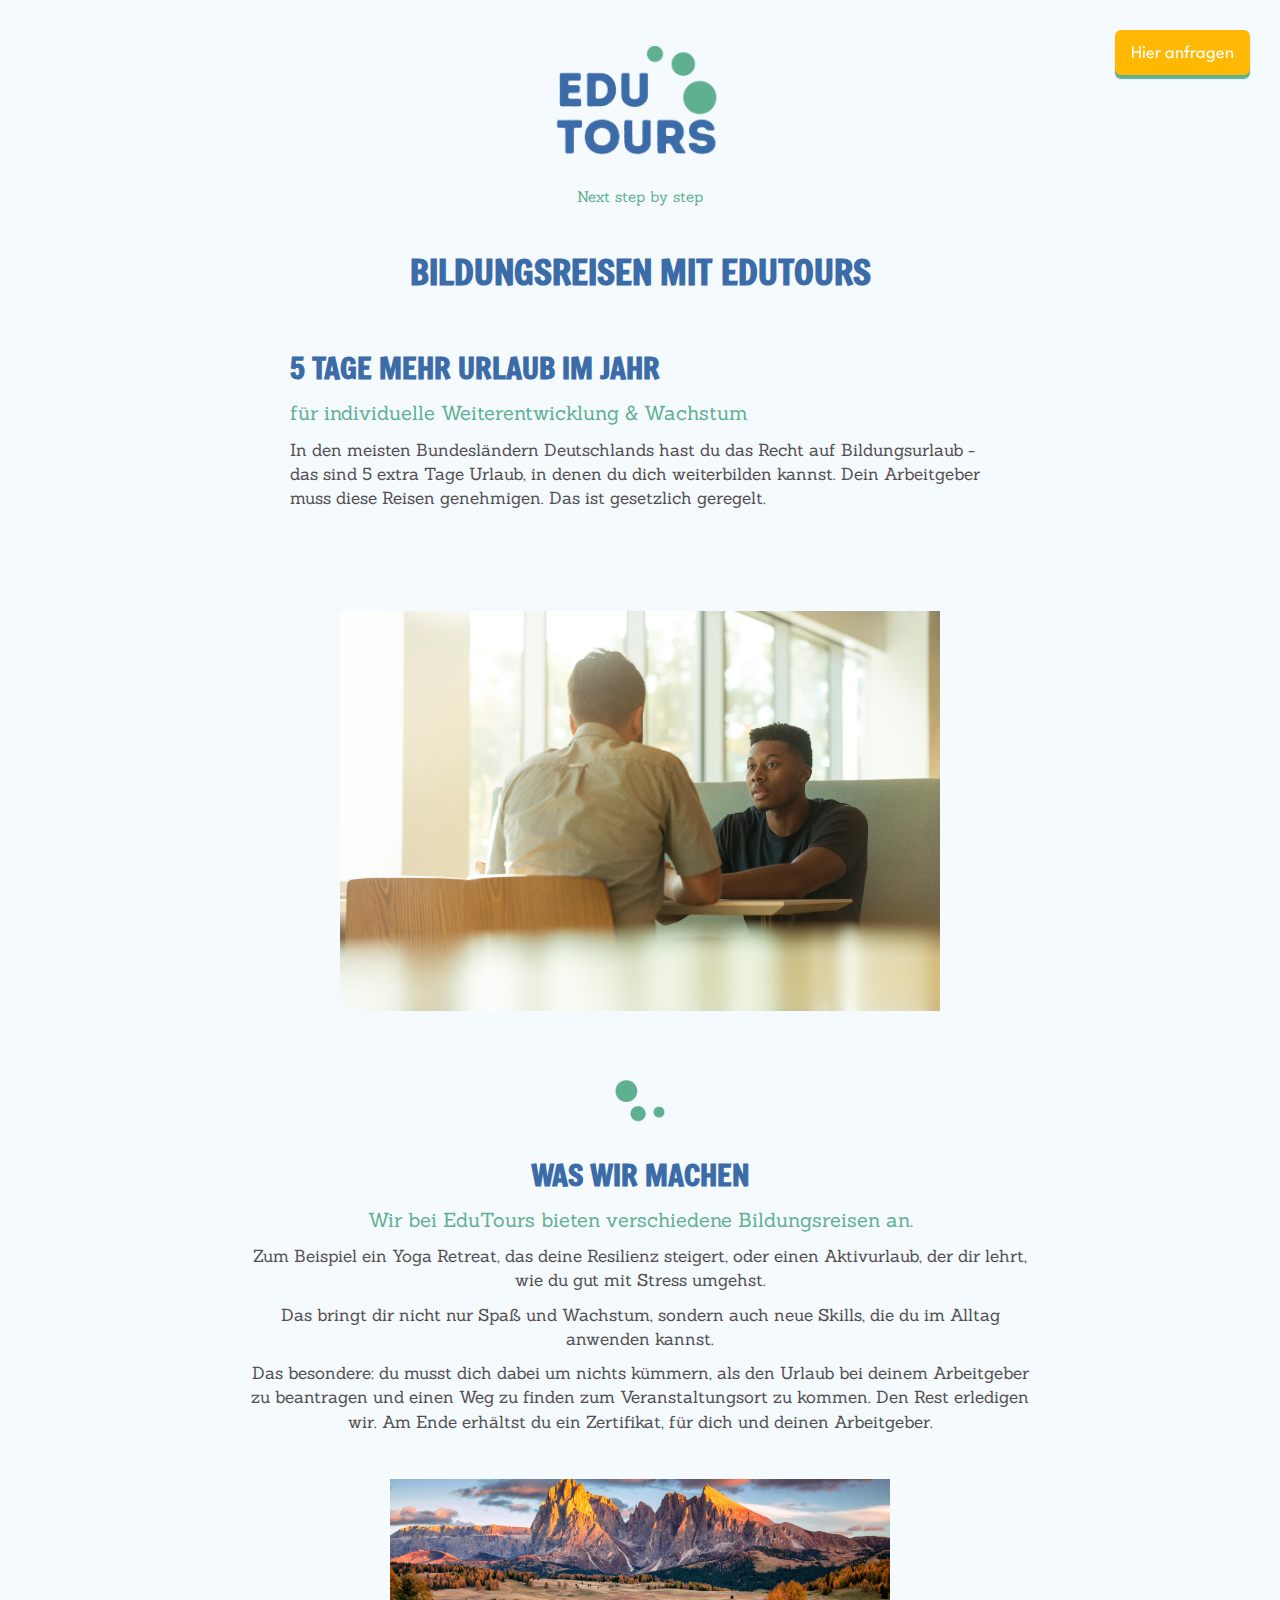
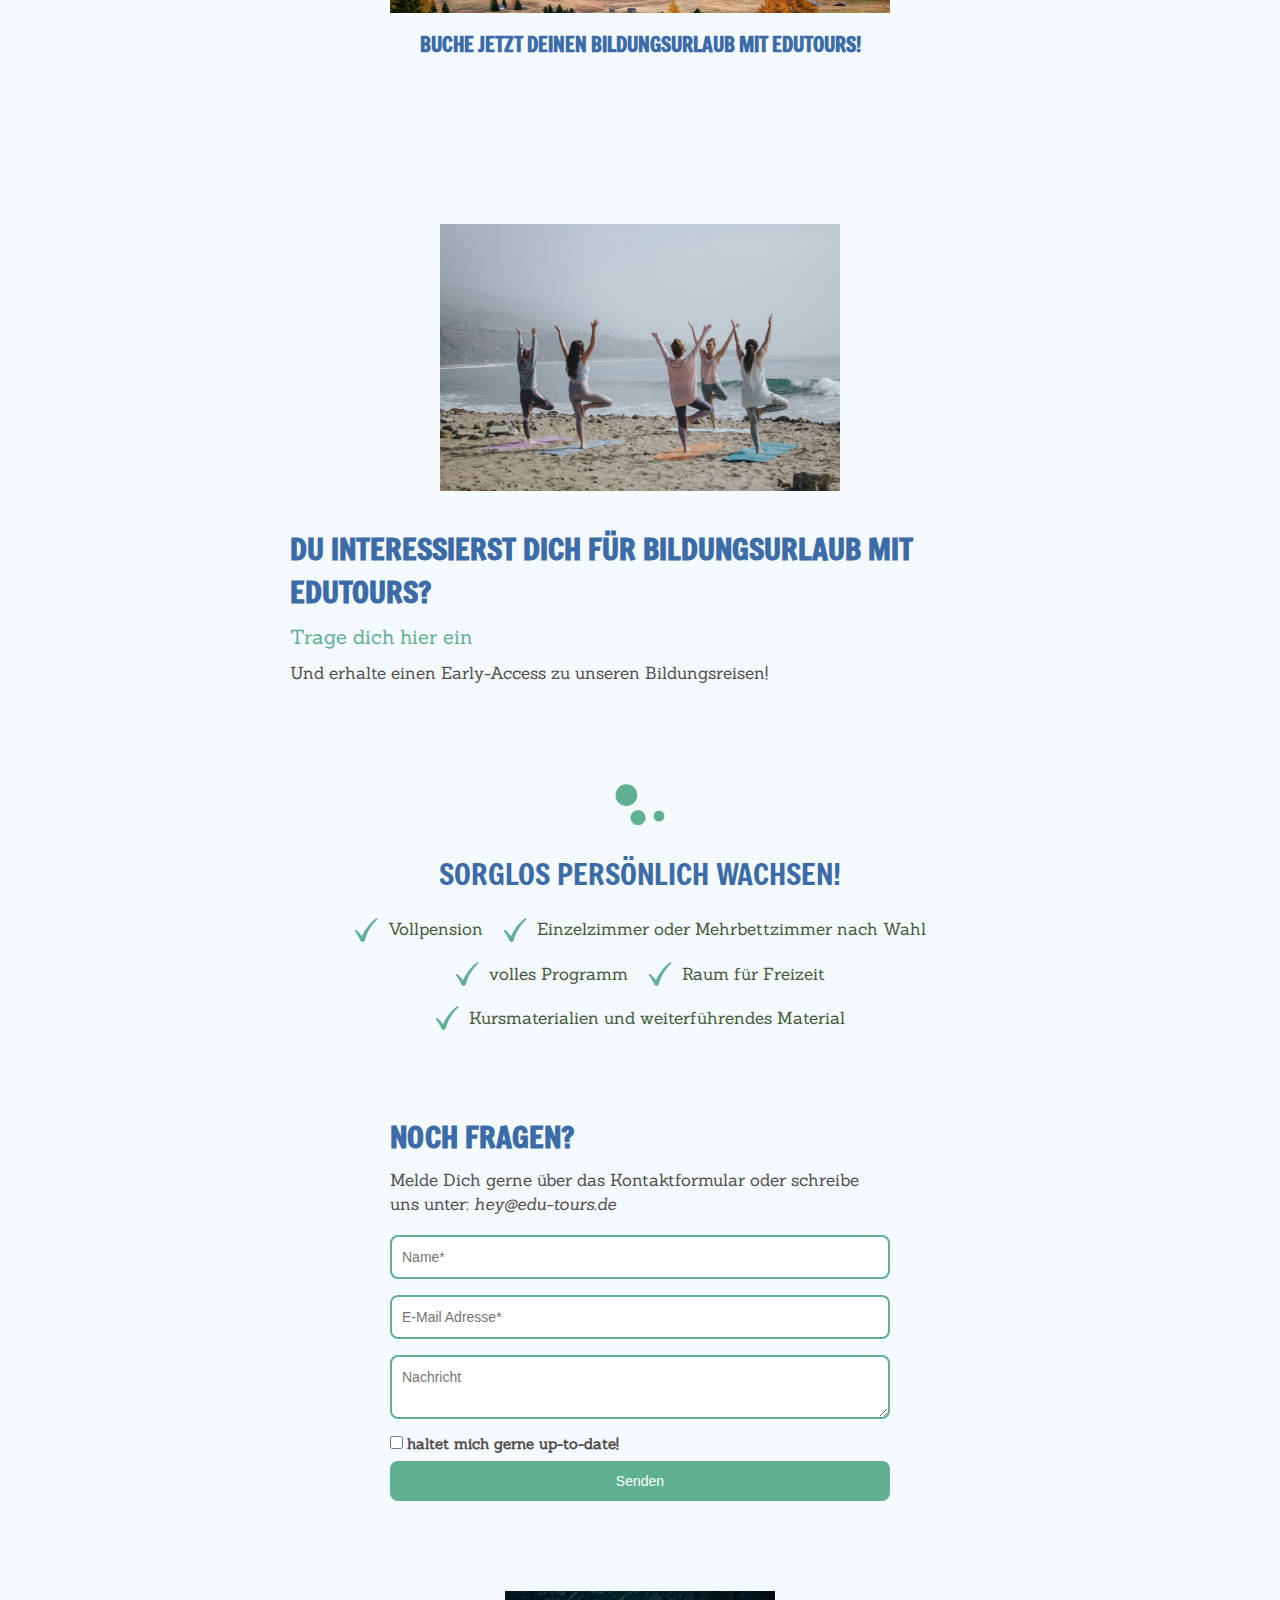
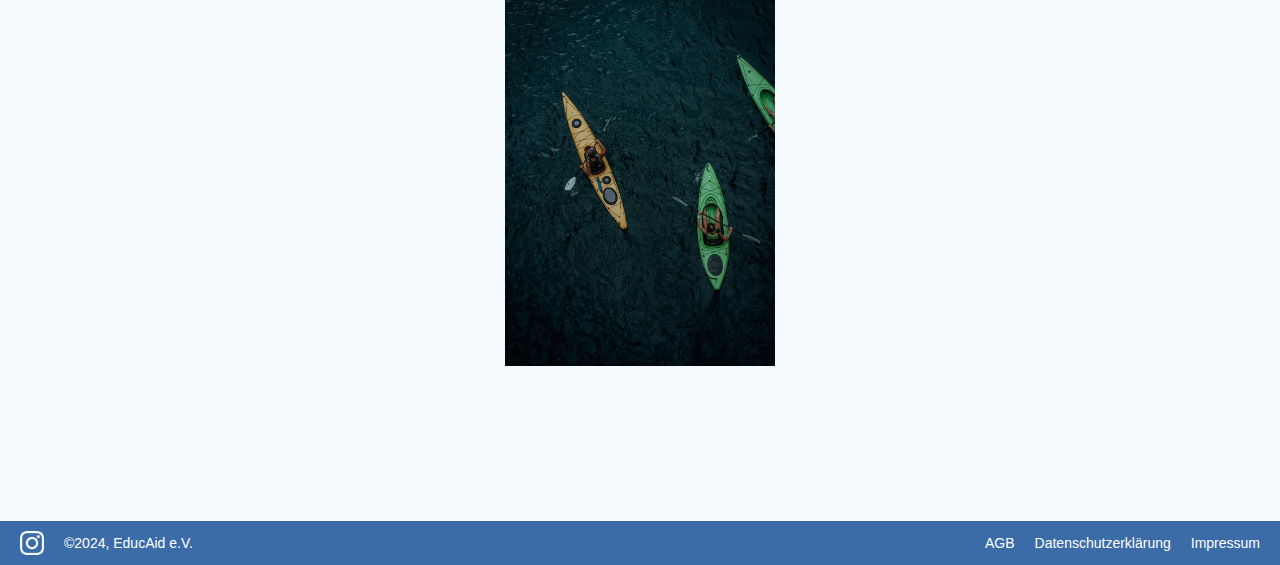
<file: index.html>
<!DOCTYPE html>
<html lang="en">
<head>
  <meta charset="UTF-8">
  <meta name="viewport" content="width=device-width, initial-scale=1.0">
  <meta http-equiv="Content-Type" content="text/html; charset=UTF-8">
  <title>EduTours</title>
  <meta name="description" content="EduTours - 5 mehr urlaubstage im jahr jahr für die individuelle Entwicklung und das Wachstum." property="description">
  <meta name="keywords" content="edutours, education leave, certification, germany, deutschland, landing page, signup, product page, startup, github" property="keywords">
  <meta name="viewport" content="width=device-width, initial-scale=1" property="viewport">
  <meta name="og:title" content="EduTours" property="og:title">
  <meta name="og:description" content="EduTours - 5 mehr urlaubstage im jahr jahr für die individuelle Entwicklung und das Wachstum." property="og:description">
  <meta name="og:image" content="" property="og:image">
  <link rel="icon" href="favicon-dots.ico">
  <link type="text/css" rel="stylesheet" href="./res/bootstrap.min.css">
  <link type="text/css" rel="stylesheet" href="res/styles.css">
  <link rel="stylesheet" href="https://cdnjs.cloudflare.com/ajax/libs/font-awesome/4.7.0/css/font-awesome.min.css">
  <link href='https://fonts.googleapis.com/css?family=League Spartan' rel='stylesheet'>
  <link href='https://fonts.googleapis.com/css?family=Sanchez' rel='stylesheet'>
  <link href='https://fonts.googleapis.com/css?family=Lobster' rel='stylesheet' type='text/css'>
  <link href='https://fonts.googleapis.com/css?family=Freeman' rel='stylesheet' type='text/css'>
</head>
<body style="margin: 0; padding: 0; display: flex; flex-direction: column; align-items: center; background-color: #F5FAFF; color: #46593d; ">
  <header style="width: 100%; padding: 10px 0; text-align: center; display: flex; justify-content: center; align-items: center; max-width: 200px;  height: auto; margin-bottom: 10px;">
    <img src="res/edutours-header.png" alt="EduTours Logo" style="text-align: center; height: auto; margin-top: 4vh;">
  </header>
  <p style="font-family: 'Sanchez'; font-size: 15px;color: #5EB090;">Next step by step</p>
  <p style="font-family: 'Freeman'; text-align: center; margin-top: 30px; margin-bottom: 20px;font-size: 35px; color:#3C6CA8"><strong>BILDUNGSREISEN MIT EDUTOURS</strong></p>

  <div class="button-container">
    <a href="#targetSection" id="toggleButton" class="button-29" role="button">Hier anfragen</a>
  </div>


  <div class="content" style="max-width: 1100px; padding-top: 1vh; margin: 20px; display: flex; flex-wrap: wrap; justify-content: space-between; align-items: center;">
    <div class="text-intro-section" style="flex: 1;">
      <p class="header-text"><strong>5 TAGE MEHR URLAUB IM JAHR</strong></p>
      <p class="sub-header-text">für individuelle Weiterentwicklung & Wachstum</p>
      <p class="paragraph-text">In den meisten Bundesländern Deutschlands hast du das Recht auf Bildungsurlaub - das sind 5 extra Tage Urlaub, in denen du dich weiterbilden kannst. Dein Arbeitgeber muss diese Reisen genehmigen. Das ist gesetzlich geregelt.</p>
    </div>
    <div class="image-intro-section" style="flex: 1;max-width: 600px;">
      <img src="res/discussion.avif" alt="Discussion between two people">
    </div>
  </div>

  <div class="about">
    <div style="align-items: center;">
      <img src="res/spacing-logo-2.png" alt="Spacing logo" style="max-width: 50px;margin: auto;margin-top: 5vh;">
    </div>
    <div class="text-about-section" style="text-align: center;max-width: 800px; ">
      <p class="header-text" style="margin-top: 3vh;"><strong>WAS WIR MACHEN</strong></p>
      <p class="sub-header-text">Wir bei EduTours bieten verschiedene Bildungsreisen an.</p>
      <p class="paragraph-text">Zum Beispiel ein Yoga Retreat, das deine Resilienz steigert, oder einen Aktivurlaub, der dir lehrt, wie du gut mit Stress umgehst.</p>
      <p class="paragraph-text">Das bringt dir nicht nur Spaß und Wachstum, sondern auch neue Skills, die du im Alltag anwenden kannst. </p>
      <p class="paragraph-text">Das besondere: du musst dich dabei um nichts kümmern, als den Urlaub bei deinem Arbeitgeber zu beantragen und einen Weg zu finden zum Veranstaltungsort zu kommen. Den Rest erledigen wir. Am Ende erhältst du ein Zertifikat, für dich und deinen Arbeitgeber.</p>
    </div>
    <div class="image-about-section" style="align-items: center;">
      <img src="res/dolomites.webp" alt="Nature">
    </div>
    <p class="header-text" style="font-size: 20px;margin-top: 2vh;text-align: center;"><strong>BUCHE JETZT DEINEN BILDUNGSURLAUB MIT EDUTOURS!</strong></p>
  </div>

  <div class="content" style="max-width: 1100px; padding-top: 5vh; margin: 20px; display: flex; flex-wrap: wrap; justify-content: space-between; align-items: center;">
    <div class="image-intro-section" style="flex: 1; max-width: 400px;">
      <img src="res/yoga.avif" alt="Yoga poses">
    </div>
    <div class="text-intro-section text-stacked-below-image" style="flex: 1;">
      <p class="header-text"><strong>DU INTERESSIERST DICH FÜR BILDUNGSURLAUB MIT EDUTOURS?</strong></p>
      <p class="sub-header-text">Trage dich hier ein</p>
      <p class="paragraph-text">Und erhalte einen Early-Access zu unseren Bildungsreisen!</p>
    </div>
  </div>

  <div class="tick-section">
    <div style="align-items: center;">
      <img src="res/spacing-logo-2.png" alt="Spacing logo" style="max-width: 50px;margin: auto;margin-top: 5vh;">
    </div>
    <h2 class="header-text" style="margin-top: 3vh;">SORGLOS PERSÖNLICH WACHSEN!</h2>
    <div class="tick-container">
      <div class="tick-item">
        <img src="res/tick.png" alt="Tick icon">
        <p class="paragraph-text">Vollpension</p>
      </div>
      <div class="tick-item">
        <img src="res/tick.png" alt="Tick icon">
        <p class="paragraph-text">Einzelzimmer oder Mehrbettzimmer nach Wahl</p>
      </div>
      <div class="tick-item">
        <img src="res/tick.png" alt="Tick icon">
        <p class="paragraph-text">volles Programm</p>
      </div>
      <div class="tick-item">
        <img src="res/tick.png" alt="Tick icon">
        <p class="paragraph-text">Raum für Freizeit</p>
      </div>
      <div class="tick-item">
        <img src="res/tick.png" alt="Tick icon">
        <p class="paragraph-text">Kursmaterialien und weiterführendes Material</p>
      </div>
    </div>
  </div>

  <div class="contact-section" style="max-width: 1100px; padding-bottom: 15vh;padding-top: 5vh; margin: 20px; display: flex; flex-wrap: wrap; justify-content: space-between; align-items: center;">
      
    <div id="targetSection" class="form-contact" style="flex: 1;">
      <p class="header-text"><strong>NOCH FRAGEN?</strong></p>
      <p class="paragraph-text">Melde Dich gerne über das Kontaktformular oder schreibe uns unter: <i>hey@edu-tours.de</i></p>
      <form name="gform" id="gform" action="https://docs.google.com/forms/d/e/1FAIpQLSfxW3c6vXs5Gvh-qh2Grp204lqPqBfobdWeiPLNQYdIlvmZGQ/formResponse?" method="POST" target="hidden_iframe" onsubmit="submitted=true;">
        <input type="text" name="entry.1207354318" placeholder="Name*" class="custom-input" required>
        <input type="email" name="entry.1916840217" placeholder="E-Mail Adresse*" class="custom-input" required>
        <textarea name="entry.2034604163" placeholder="Nachricht" class="custom-input"></textarea>
        <div class="checkbox-container">
          <input type="checkbox" name="entry.1331320721" id="newsletter" class="custom-checkbox" value="Yes">
          <label for="newsletter" class="paragraph-text" style="font-size: 15px; margin-bottom: 7px;">haltet mich gerne up-to-date!</label>
        </div>
        <button type="submit" class="custom-button">Senden</button>
      </form>
      <iframe name="hidden_iframe" id="hidden_iframe" style="display:none;" onload="if(submitted) {}"></iframe>
    </div>
    <div class="image-contact" style="flex: 1;">
      <img src="res/kayak.avif" alt="Kayaking" style="max-width: 100%; height: auto;max-width: 270px;">
    </div>
  </div>

  <footer class="footer">
    <div class="footer-content">
        <div class="left-content">
          <a href="https://www.instagram.com/edutours_de/" target="_blank">
            <img src="res/instagram-white-icon.webp" alt="Instagram" class="instagram-logo">
        </a>
            <span>©2024, EducAid e.V.</span>
        </div>
        <div class="footer-links">
            <a href="agb.html">AGB</a>
            <a href="datenschutz.html">Datenschutzerklärung</a>
            <a href="impressum.html">Impressum</a>
        </div>
    </div>
</footer>

<script src="https://ajax.googleapis.com/ajax/libs/jquery/3.6.0/jquery.min.js"></script>
<script type="text/javascript">
  $(document).ready(function() {
      var formSubmitted = false;

      $('#gform').on('submit', function(e) {
          if (!formSubmitted) {
              e.preventDefault(); 
              $('#gform').fadeOut(2000, function() {
                  if ($('#submission-message').length === 0) {
                      $(this).after('<div id="submission-message" style="color: #5EB090; margin-top: 20px;text-align: left;font-family: \'League Spartan\';font-size: 20px;"><b>Vielen Dank für Ihre Nachricht!</b></div>');
                  }
                  formSubmitted = true; 
                  $('#gform').trigger('submit'); 
              });
          }
      });
  });
</script>

</body>
</html>
</file>
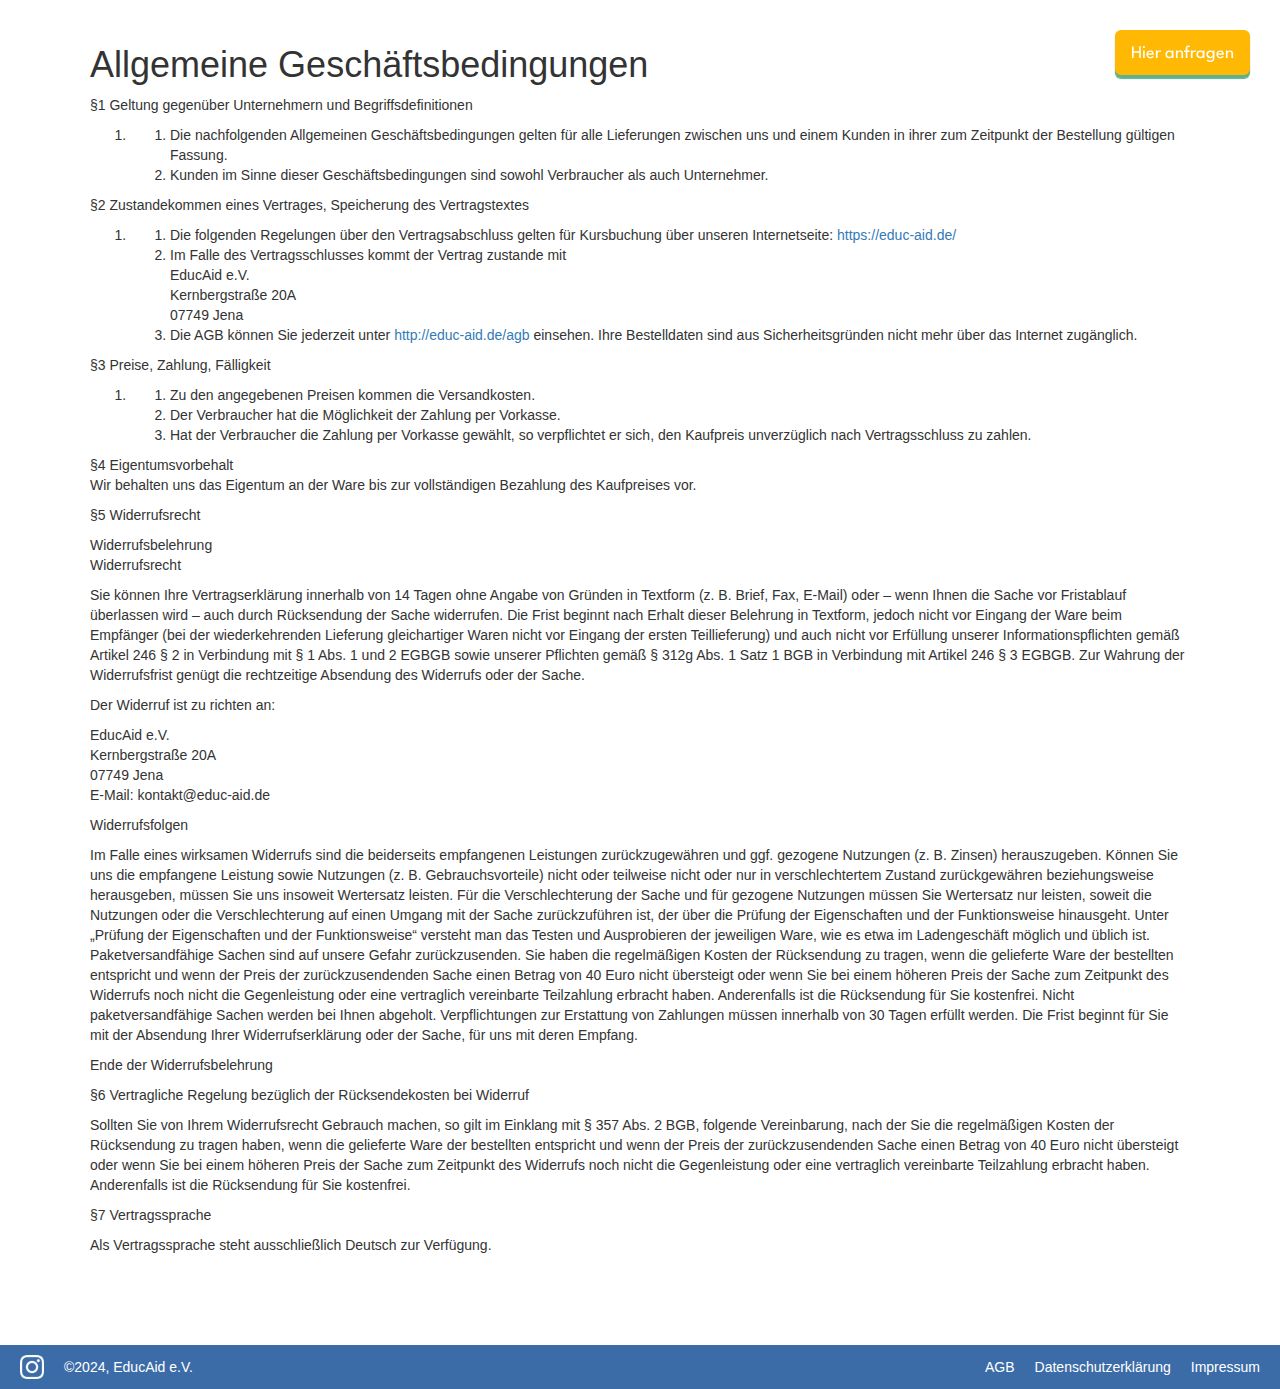
<file: agb.html>
<!DOCTYPE html>
<html lang="en">
   <head>
      <meta charset="UTF-8">
      <meta name="viewport" content="width=device-width, initial-scale=1.0">
      <meta http-equiv="Content-Type" content="text/html; charset=UTF-8">
      <title>AGB</title>
      <meta name="description" content="EduTours offers tailored trips and certification for education leave in Germany." property="description">
      <meta name="keywords" content="edutours, education leave, certification, germany, deutschland, landing page, signup, product page, startup, github" property="keywords">
      <meta name="viewport" content="width=device-width, initial-scale=1" property="viewport">
      <meta name="og:title" content="EduTours" property="og:title">
      <meta name="og:description" content="EduTours offers tailored trips and certification for education leave in Germany." property="og:description">
      <meta name="og:image" content="" property="og:image">
      <link rel="icon" href="favicon.ico">
      <link type="text/css" rel="stylesheet" href="./res/bootstrap.min.css">
      <link type="text/css" rel="stylesheet" href="./res/styles.css">
      <link rel="stylesheet" href="https://cdnjs.cloudflare.com/ajax/libs/font-awesome/4.7.0/css/font-awesome.min.css">
      <link href='https://fonts.googleapis.com/css?family=League Spartan' rel='stylesheet'>
      <link href='https://fonts.googleapis.com/css?family=Sanchez' rel='stylesheet'>
      <link href='https://fonts.googleapis.com/css?family=Lobster' rel='stylesheet' type='text/css'>
      <link href='https://fonts.googleapis.com/css?family=Freeman' rel='stylesheet' type='text/css'>
   </head>
   <body>
    <div class="button-container">
        <a href="index.html#targetSection" id="toggleButton" class="button-29" role="button">Hier anfragen</a>
    </div>
    <div style="margin-left: 10vh; margin-right: 10vh; margin-top: 5vh; margin-bottom: 10vh;">
        <div>
           <div>
              <h1>Allgemeine Gesch&auml;ftsbedingungen</h1>
           </div>
        </div>
        <div>
           <div>
              <p>&sect;1 Geltung gegen&uuml;ber Unternehmern und Begriffsdefinitionen</p>
              <ol>
                 <li>
                    <ol>
                       <li>Die nachfolgenden Allgemeinen Gesch&auml;ftsbedingungen gelten f&uuml;r alle Lieferungen zwischen uns und einem Kunden in ihrer zum Zeitpunkt der Bestellung g&uuml;ltigen Fassung.</li>
                       <li>Kunden im Sinne dieser Gesch&auml;ftsbedingungen sind sowohl Verbraucher als auch Unternehmer.</li>
                    </ol>
                 </li>
              </ol>
              <p>&sect;2 Zustandekommen eines Vertrages, Speicherung des Vertragstextes</p>
              <ol>
                 <li>
                    <ol>
                       <li>Die folgenden Regelungen &uuml;ber den Vertragsabschluss gelten f&uuml;r Kursbuchung &uuml;ber unseren Internetseite:&nbsp;<a href="https://educ-aid.de/">https://educ-aid.de/</a></li>
                       <li>Im Falle des Vertragsschlusses kommt der Vertrag zustande mit<br/>EducAid e.V.<br/>Kernbergstra&szlig;e 20A<br/>07749 Jena</li>
                       <li>Die AGB k&ouml;nnen Sie jederzeit unter <a href="http://educ-aid.de/agb">http://educ-aid.de/agb</a> einsehen. Ihre Bestelldaten sind aus Sicherheitsgr&uuml;nden nicht mehr &uuml;ber das Internet zug&auml;nglich.</li>
                    </ol>
                 </li>
              </ol>
              <p>&sect;3 Preise, Zahlung, F&auml;lligkeit</p>
              <ol>
                 <li>
                    <ol>
                       <li>Zu den angegebenen Preisen kommen die Versandkosten.</li>
                       <li>Der Verbraucher hat die M&ouml;glichkeit der Zahlung per Vorkasse.</li>
                       <li>Hat der Verbraucher die Zahlung per Vorkasse gew&auml;hlt, so verpflichtet er sich, den Kaufpreis unverz&uuml;glich nach Vertragsschluss zu zahlen.</li>
                    </ol>
                 </li>
              </ol>
              <p>&sect;4 Eigentumsvorbehalt<br/>Wir behalten uns das Eigentum an der Ware bis zur vollst&auml;ndigen Bezahlung des Kaufpreises vor.</p>
              <p>&sect;5 Widerrufsrecht</p>
              <p>Widerrufsbelehrung<br/>Widerrufsrecht</p>
              <p>Sie k&ouml;nnen Ihre Vertragserkl&auml;rung innerhalb von 14 Tagen ohne Angabe von Gr&uuml;nden in Textform (z. B. Brief, Fax, E-Mail) oder &ndash; wenn Ihnen die Sache vor Fristablauf &uuml;berlassen wird &ndash; auch durch R&uuml;cksendung der Sache widerrufen. Die Frist beginnt nach Erhalt dieser Belehrung in Textform, jedoch nicht vor Eingang der Ware beim Empf&auml;nger (bei der wiederkehrenden Lieferung gleichartiger Waren nicht vor Eingang der ersten Teillieferung) und auch nicht vor Erf&uuml;llung unserer Informationspflichten gem&auml;&szlig; Artikel 246 &sect; 2 in Verbindung mit &sect; 1 Abs. 1 und 2 EGBGB sowie unserer Pflichten gem&auml;&szlig; &sect; 312g Abs. 1 Satz 1 BGB in Verbindung mit Artikel 246 &sect; 3 EGBGB. Zur Wahrung der Widerrufsfrist gen&uuml;gt die rechtzeitige Absendung des Widerrufs oder der Sache.</p>
              <p>Der Widerruf ist zu richten an:</p>
              <p>EducAid e.V.<br/>Kernbergstra&szlig;e 20A<br/>07749 Jena<br/>E-Mail: kontakt@educ-aid.de</p>
              <p>Widerrufsfolgen</p>
              <p>Im Falle eines wirksamen Widerrufs sind die beiderseits empfangenen Leistungen zur&uuml;ckzugew&auml;hren und ggf. gezogene Nutzungen (z. B. Zinsen) herauszugeben. K&ouml;nnen Sie uns die empfangene Leistung sowie Nutzungen (z. B. Gebrauchsvorteile) nicht oder teilweise nicht oder nur in verschlechtertem Zustand zur&uuml;ckgew&auml;hren beziehungsweise herausgeben, m&uuml;ssen Sie uns insoweit Wertersatz leisten. F&uuml;r die Verschlechterung der Sache und f&uuml;r gezogene Nutzungen m&uuml;ssen Sie Wertersatz nur leisten, soweit die Nutzungen oder die Verschlechterung auf einen Umgang mit der Sache zur&uuml;ckzuf&uuml;hren ist, der &uuml;ber die Pr&uuml;fung der Eigenschaften und der Funktionsweise hinausgeht. Unter &bdquo;Pr&uuml;fung der Eigenschaften und der Funktionsweise&ldquo; versteht man das Testen und Ausprobieren der jeweiligen Ware, wie es etwa im Ladengesch&auml;ft m&ouml;glich und &uuml;blich ist.<br/>Paketversandf&auml;hige Sachen sind auf unsere Gefahr zur&uuml;ckzusenden. Sie haben die regelm&auml;&szlig;igen Kosten der R&uuml;cksendung zu tragen, wenn die gelieferte Ware der bestellten entspricht und wenn der Preis der zur&uuml;ckzusendenden Sache einen Betrag von 40 Euro nicht &uuml;bersteigt oder wenn Sie bei einem h&ouml;heren Preis der Sache zum Zeitpunkt des Widerrufs noch nicht die Gegenleistung oder eine vertraglich vereinbarte Teilzahlung erbracht haben. Anderenfalls ist die R&uuml;cksendung f&uuml;r Sie kostenfrei. Nicht paketversandf&auml;hige Sachen werden bei Ihnen abgeholt. Verpflichtungen zur Erstattung von Zahlungen m&uuml;ssen innerhalb von 30 Tagen erf&uuml;llt werden. Die Frist beginnt f&uuml;r Sie mit der Absendung Ihrer Widerrufserkl&auml;rung oder der Sache, f&uuml;r uns mit deren Empfang.</p>
              <p>Ende der Widerrufsbelehrung</p>
              <p>&sect;6 Vertragliche Regelung bez&uuml;glich der R&uuml;cksendekosten bei Widerruf</p>
              <p>Sollten Sie von Ihrem Widerrufsrecht Gebrauch machen, so gilt im Einklang mit &sect; 357 Abs. 2 BGB, folgende Vereinbarung, nach der Sie die regelm&auml;&szlig;igen Kosten der R&uuml;cksendung zu tragen haben, wenn die gelieferte Ware der bestellten entspricht und wenn der Preis der zur&uuml;ckzusendenden Sache einen Betrag von 40 Euro nicht &uuml;bersteigt oder wenn Sie bei einem h&ouml;heren Preis der Sache zum Zeitpunkt des Widerrufs noch nicht die Gegenleistung oder eine vertraglich vereinbarte Teilzahlung erbracht haben.<br/>Anderenfalls ist die R&uuml;cksendung f&uuml;r Sie kostenfrei.</p>
              <p>&sect;7 Vertragssprache</p>
              <p>Als Vertragssprache steht ausschlie&szlig;lich Deutsch zur Verf&uuml;gung.</p>
              <p></p>
              <p></p>
           </div>
        </div>
    </div>

    <footer class="footer">
        <div class="footer-content">
            <div class="left-content">
              <a href="https://www.instagram.com/edutours_de/" target="_blank">
                <img src="res/instagram-white-icon.webp" alt="Instagram" class="instagram-logo">
            </a>
                <span>©2024, EducAid e.V.</span>
            </div>
            <div class="footer-links">
                <a href="agb.html">AGB</a>
                <a href="datenschutz.html">Datenschutzerklärung</a>
                <a href="impressum.html">Impressum</a>
            </div>
        </div>
    </footer>
   </body>
</html>
</file>
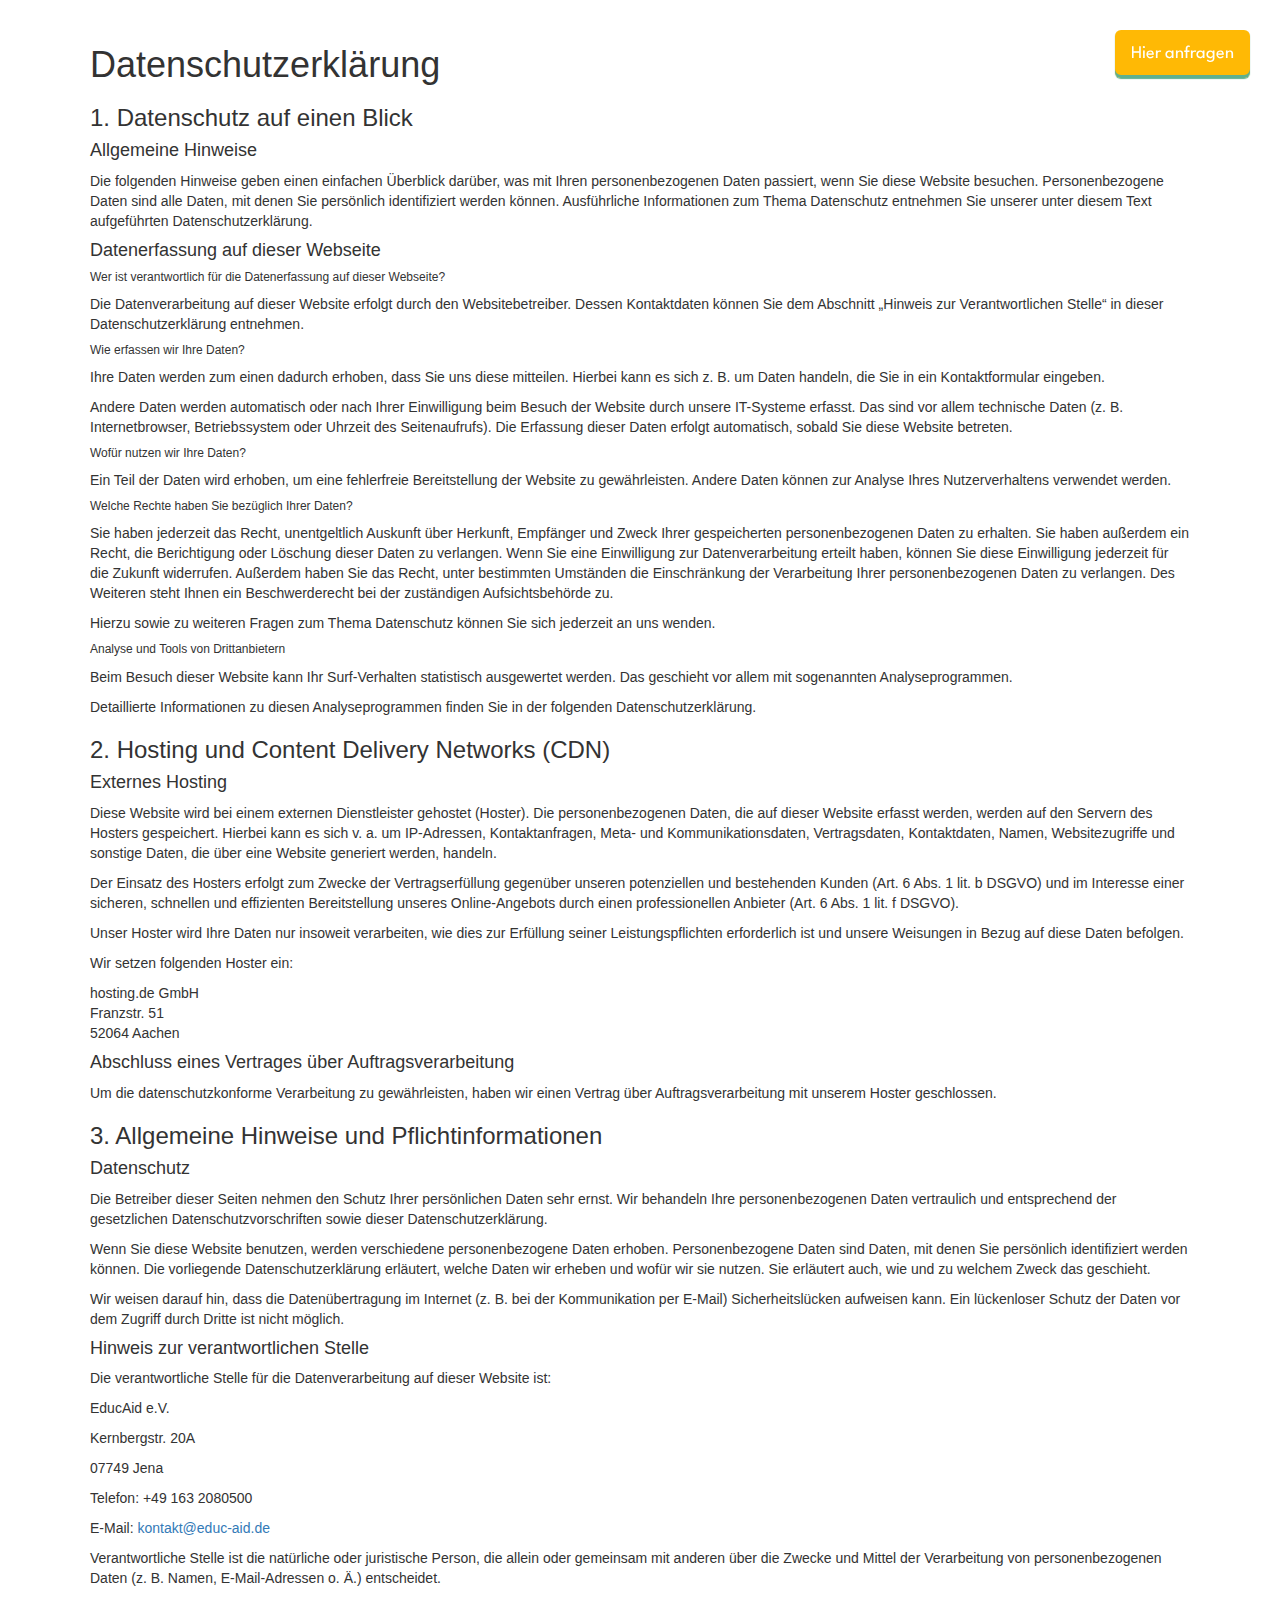
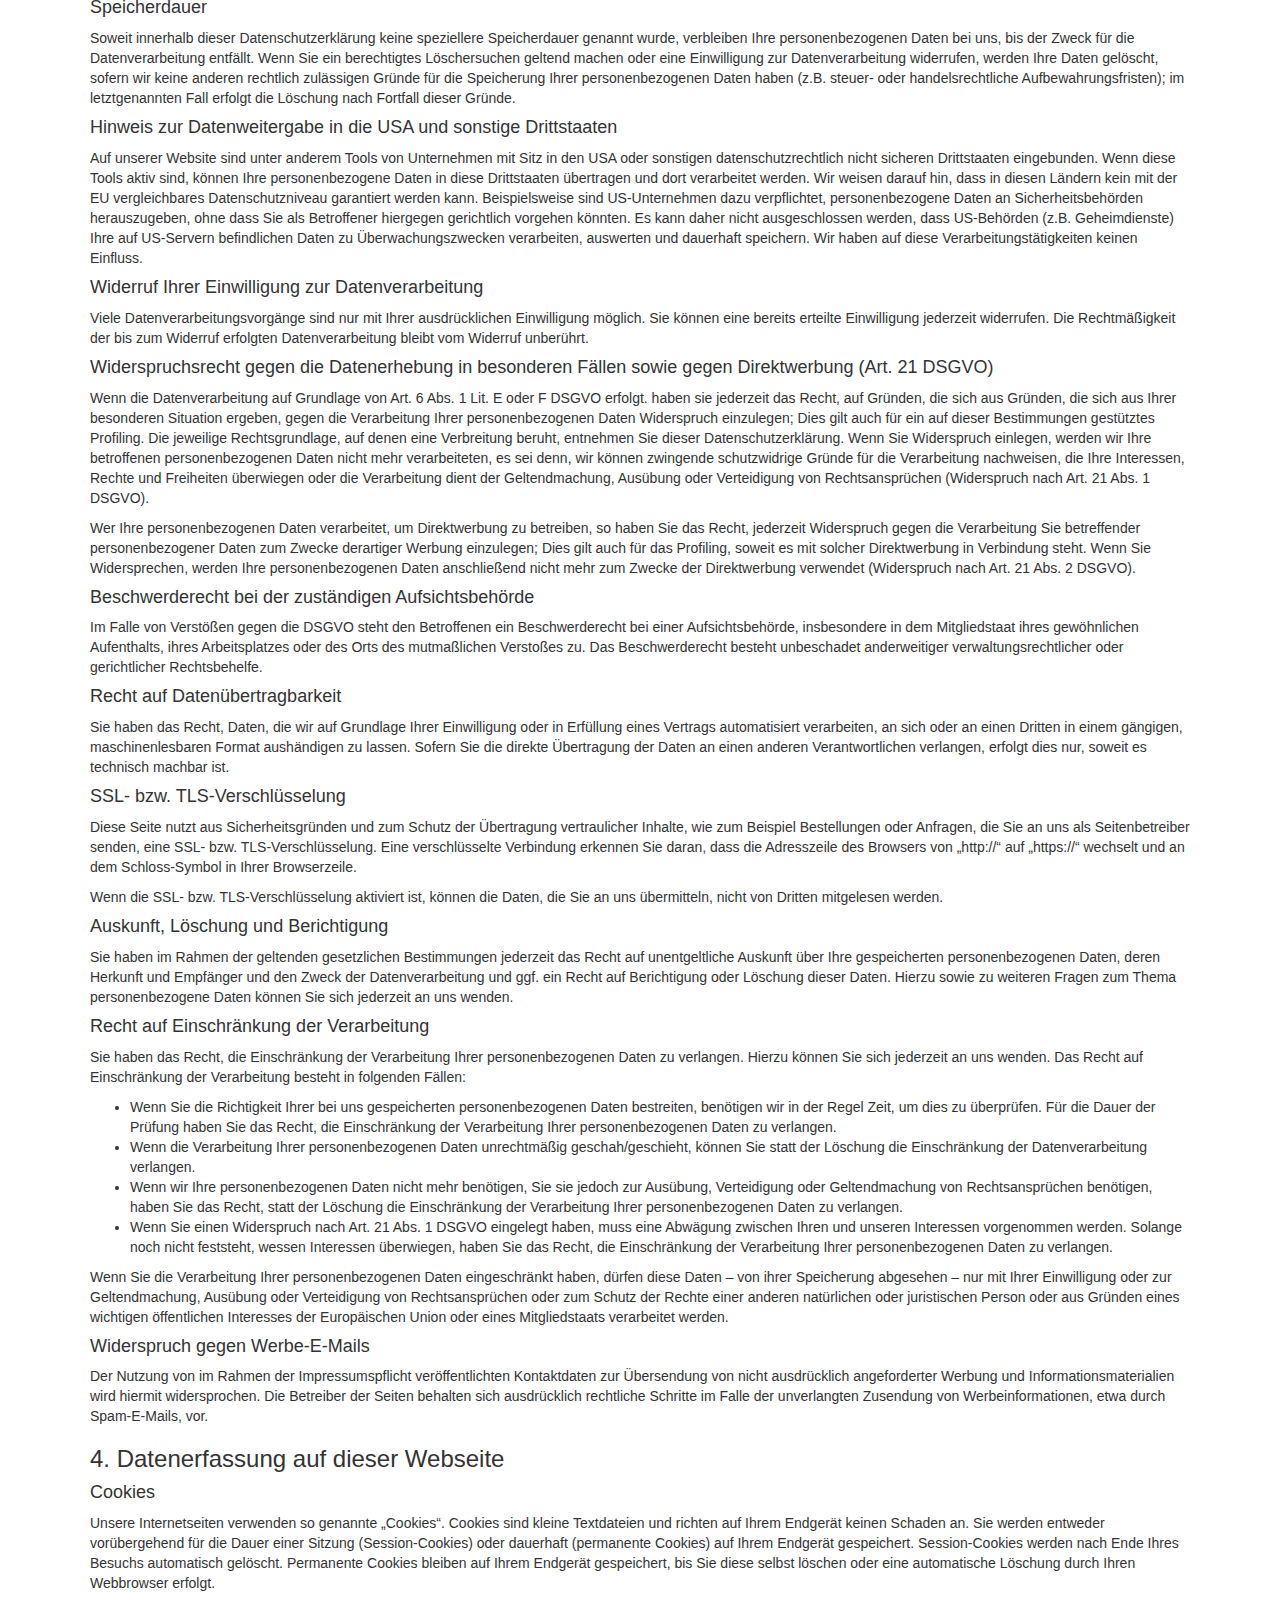
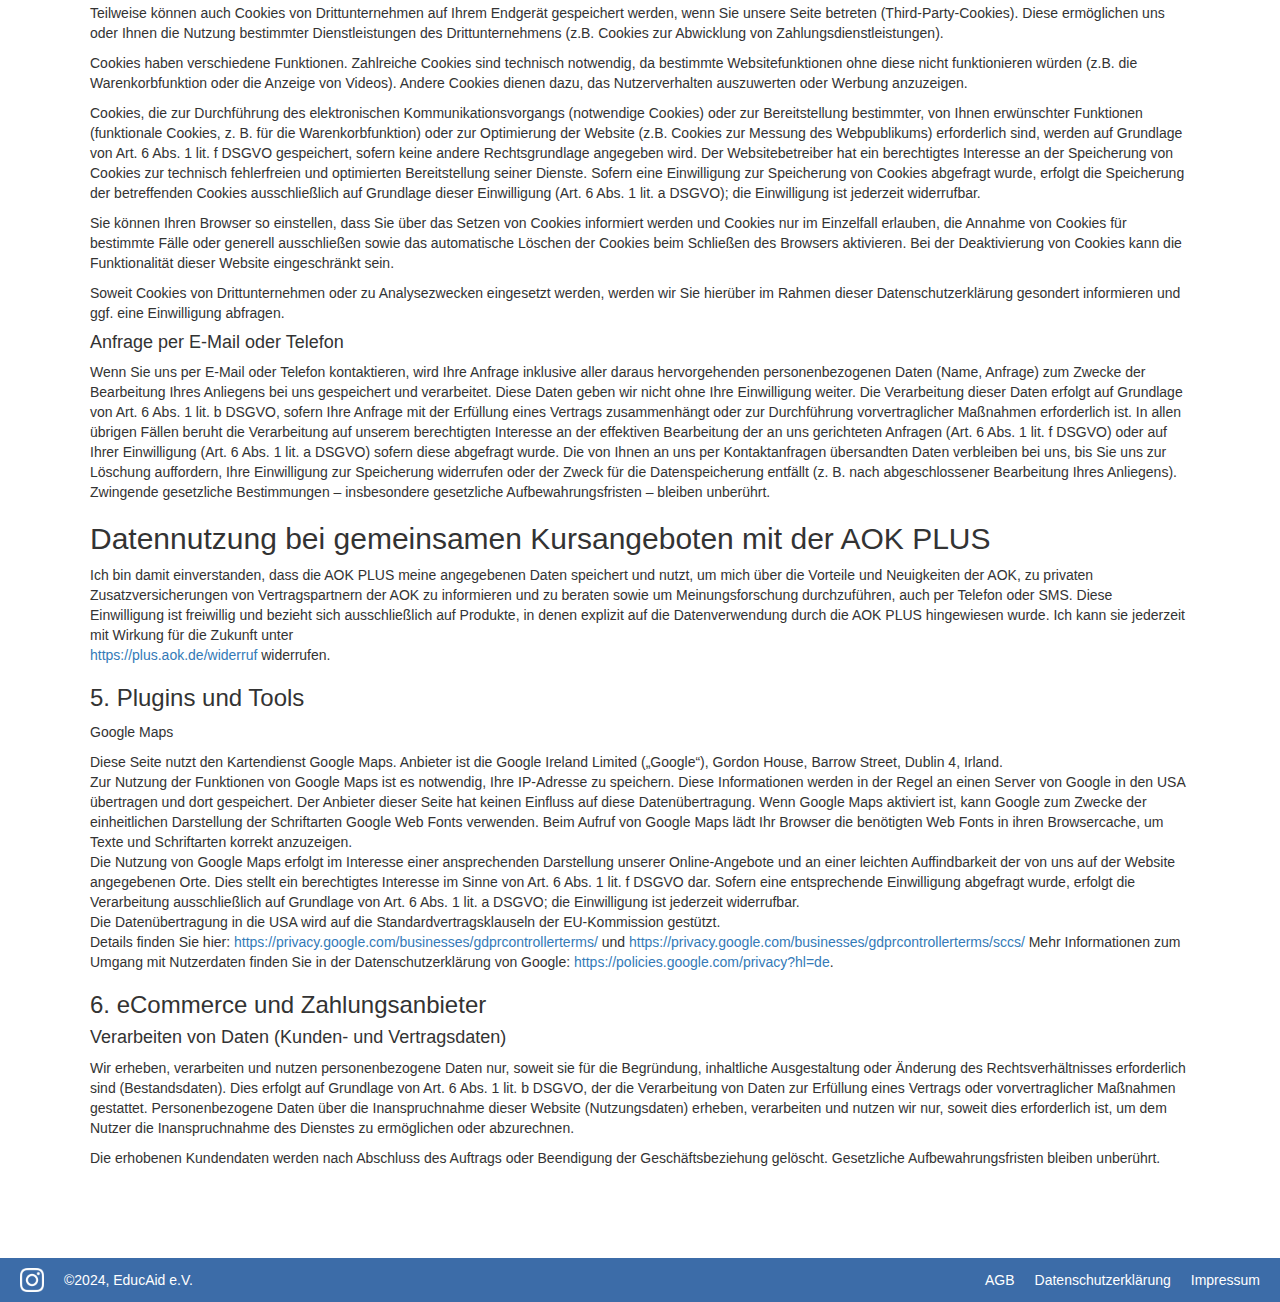
<file: datenschutz.html>
<!DOCTYPE html>
<html lang="en">
    <head>
        <meta charset="UTF-8">
        <meta name="viewport" content="width=device-width, initial-scale=1.0">
        <meta name="viewport" content="width=device-width, initial-scale=1.0">
        <title>Datenschutzerkl</title>
        <link type="text/css" rel="stylesheet" href="res/styles.css">
        <meta name="description" content="EduTours offers tailored trips and certification for education leave in Germany." property="description">
        <meta name="keywords" content="edutours, education leave, certification, germany, deutschland, landing page, signup, product page, startup, github" property="keywords">
        <meta name="viewport" content="width=device-width, initial-scale=1" property="viewport">
        <meta name="og:title" content="EduTours" property="og:title">
        <meta name="og:description" content="EduTours offers tailored trips and certification for education leave in Germany." property="og:description">
        <meta name="og:image" content="" property="og:image">
        <link rel="icon" href="favicon.ico">
        <link type="text/css" rel="stylesheet" href="./res/bootstrap.min.css">
        <link type="text/css" rel="stylesheet" href="./res/styles.css">
        <link rel="stylesheet" href="https://cdnjs.cloudflare.com/ajax/libs/font-awesome/4.7.0/css/font-awesome.min.css">
        <link href='https://fonts.googleapis.com/css?family=League Spartan' rel='stylesheet'>
        <link href='https://fonts.googleapis.com/css?family=Sanchez' rel='stylesheet'>
        <link href='https://fonts.googleapis.com/css?family=Lobster' rel='stylesheet' type='text/css'>
        <link href='https://fonts.googleapis.com/css?family=Freeman' rel='stylesheet' type='text/css'>
    </head>
    <body>
        <div class="button-container">
            <a href="index.html#targetSection" id="toggleButton" class="button-29" role="button">Hier anfragen</a>
        </div>
        <div style="margin-left: 10vh; margin-right: 10vh; margin-top: 5vh; margin-bottom: 10vh;">
            <div>
                <div>
                    <h1>Datenschutzerkl&auml;rung</h1>
                </div>
            </div>
            <div>
                <div>
                    <section></section>
                    <section>
                        <div>
                        <div>
                            <div>
                                <div>
                                    <div>
                                    <h3>1. Datenschutz auf einen Blick</h3>
                                    </div>
                                </div>
                                <div>
                                    <div>
                                    <h4>Allgemeine Hinweise</h4>
                                    </div>
                                </div>
                                <div>
                                    <div>
                                    <p>Die folgenden Hinweise geben einen einfachen &Uuml;berblick dar&uuml;ber, was mit Ihren personenbezogenen Daten passiert, wenn Sie diese Website besuchen. Personenbezogene Daten sind alle Daten, mit denen Sie pers&ouml;nlich identifiziert werden k&ouml;nnen. Ausf&uuml;hrliche Informationen zum Thema Datenschutz entnehmen Sie unserer unter diesem Text aufgef&uuml;hrten Datenschutzerkl&auml;rung.</p>
                                    </div>
                                </div>
                                <div>
                                    <div>
                                    <h4>Datenerfassung auf dieser Webseite</h4>
                                    </div>
                                </div>
                                <div>
                                    <div>
                                    <h6>Wer ist verantwortlich f&uuml;r die Datenerfassung auf dieser Webseite?</h6>
                                    </div>
                                </div>
                                <div>
                                    <div>
                                    <p>Die Datenverarbeitung auf dieser Website erfolgt durch den Websitebetreiber. Dessen Kontaktdaten k&ouml;nnen Sie dem Abschnitt &bdquo;Hinweis zur Verantwortlichen Stelle&ldquo; in dieser Datenschutzerkl&auml;rung entnehmen.</p>
                                    </div>
                                </div>
                                <div>
                                    <div>
                                    <h6>Wie erfassen wir Ihre Daten?</h6>
                                    </div>
                                </div>
                                <div>
                                    <div>
                                    <p>Ihre Daten werden zum einen dadurch erhoben, dass Sie uns diese mitteilen. Hierbei kann es sich z. B. um Daten handeln, die Sie in ein Kontaktformular eingeben.</p>
                                    <p>Andere Daten werden automatisch oder nach Ihrer Einwilligung beim Besuch der Website durch unsere IT-Systeme erfasst. Das sind vor allem technische Daten (z. B. Internetbrowser, Betriebssystem oder Uhrzeit des Seitenaufrufs). Die Erfassung dieser Daten erfolgt automatisch, sobald Sie diese Website betreten.</p>
                                    </div>
                                </div>
                                <div>
                                    <div>
                                    <h6>Wof&uuml;r nutzen wir Ihre Daten?</h6>
                                    </div>
                                </div>
                                <div>
                                    <div>
                                    <p>Ein Teil der Daten wird erhoben, um eine fehlerfreie Bereitstellung der Website zu gew&auml;hrleisten. Andere Daten k&ouml;nnen zur Analyse Ihres Nutzerverhaltens verwendet werden.</p>
                                    </div>
                                </div>
                                <div>
                                    <div>
                                    <h6>Welche Rechte haben Sie bez&uuml;glich Ihrer Daten?</h6>
                                    </div>
                                </div>
                                <div>
                                    <div>
                                    <p>Sie haben jederzeit das Recht, unentgeltlich Auskunft &uuml;ber Herkunft, Empf&auml;nger und Zweck Ihrer gespeicherten personenbezogenen Daten zu erhalten. Sie haben au&szlig;erdem ein Recht, die Berichtigung oder L&ouml;schung dieser Daten zu verlangen. Wenn Sie eine Einwilligung zur Datenverarbeitung erteilt haben, k&ouml;nnen Sie diese Einwilligung jederzeit f&uuml;r die Zukunft widerrufen. Au&szlig;erdem haben Sie das Recht, unter bestimmten Umst&auml;nden die Einschr&auml;nkung der Verarbeitung Ihrer personenbezogenen Daten zu verlangen. Des Weiteren steht Ihnen ein Beschwerderecht bei der zust&auml;ndigen Aufsichtsbeh&ouml;rde zu.</p>
                                    <p>Hierzu sowie zu weiteren Fragen zum Thema Datenschutz k&ouml;nnen Sie sich jederzeit an uns wenden.</p>
                                    </div>
                                </div>
                                <div>
                                    <div>
                                    <h6>Analyse und Tools von Drittanbietern</h6>
                                    </div>
                                </div>
                                <div>
                                    <div>
                                    <p>Beim Besuch dieser Website kann Ihr Surf-Verhalten statistisch ausgewertet werden. Das geschieht vor allem mit sogenannten Analyseprogrammen.</p>
                                    <p>Detaillierte Informationen zu diesen Analyseprogrammen finden Sie in der folgenden Datenschutzerkl&auml;rung.</p>
                                    </div>
                                </div>
                                <div>
                                    <div>
                                    <h3>2. Hosting und Content Delivery Networks (CDN)</h3>
                                    </div>
                                </div>
                                <div>
                                    <div>
                                    <h4>Externes Hosting</h4>
                                    </div>
                                </div>
                                <div>
                                    <div>
                                    <p>Diese Website wird bei einem externen Dienstleister gehostet (Hoster). Die personenbezogenen Daten, die auf dieser Website erfasst werden, werden auf den Servern des Hosters gespeichert. Hierbei kann es sich v. a. um IP-Adressen, Kontaktanfragen, Meta- und Kommunikationsdaten, Vertragsdaten, Kontaktdaten, Namen, Websitezugriffe und sonstige Daten, die &uuml;ber eine Website generiert werden, handeln.</p>
                                    <p>Der Einsatz des Hosters erfolgt zum Zwecke der Vertragserf&uuml;llung gegen&uuml;ber unseren potenziellen und bestehenden Kunden (Art. 6 Abs. 1 lit. b DSGVO) und im Interesse einer sicheren, schnellen und effizienten Bereitstellung unseres Online-Angebots durch einen professionellen Anbieter (Art. 6 Abs. 1 lit. f DSGVO).</p>
                                    <p>Unser Hoster wird Ihre Daten nur insoweit verarbeiten, wie dies zur Erf&uuml;llung seiner Leistungspflichten erforderlich ist und unsere Weisungen in Bezug auf diese Daten befolgen.</p>
                                    <p>Wir setzen folgenden Hoster ein:</p>
                                    <p>hosting.de GmbH<br/>Franzstr. 51<br/>52064 Aachen</p>
                                    </div>
                                </div>
                                <div>
                                    <div>
                                    <h4>Abschluss eines Vertrages &uuml;ber Auftragsverarbeitung</h4>
                                    </div>
                                </div>
                                <div>
                                    <div>
                                    <p>Um die datenschutzkonforme Verarbeitung zu gew&auml;hrleisten, haben wir einen Vertrag &uuml;ber Auftragsverarbeitung mit unserem Hoster geschlossen.</p>
                                    </div>
                                </div>
                                <div>
                                    <div>
                                    <h3>3. Allgemeine Hinweise und Pflichtinformationen</h3>
                                    </div>
                                </div>
                                <div>
                                    <div>
                                    <h4>Datenschutz</h4>
                                    </div>
                                </div>
                                <div>
                                    <div>
                                    <p>Die Betreiber dieser Seiten nehmen den Schutz Ihrer pers&ouml;nlichen Daten sehr ernst. Wir behandeln Ihre personenbezogenen Daten vertraulich und entsprechend der gesetzlichen Datenschutzvorschriften sowie dieser Datenschutzerkl&auml;rung.</p>
                                    <p>Wenn Sie diese Website benutzen, werden verschiedene personenbezogene Daten erhoben. Personenbezogene Daten sind Daten, mit denen Sie pers&ouml;nlich identifiziert werden k&ouml;nnen. Die vorliegende Datenschutzerkl&auml;rung erl&auml;utert, welche Daten wir erheben und wof&uuml;r wir sie nutzen. Sie erl&auml;utert auch, wie und zu welchem Zweck das geschieht.</p>
                                    <p>Wir weisen darauf hin, dass die Daten&uuml;bertragung im Internet (z. B. bei der Kommunikation per E-Mail) Sicherheitsl&uuml;cken aufweisen kann. Ein l&uuml;ckenloser Schutz der Daten vor dem Zugriff durch Dritte ist nicht m&ouml;glich.</p>
                                    </div>
                                </div>
                                <div>
                                    <div>
                                    <h4>Hinweis zur verantwortlichen Stelle</h4>
                                    </div>
                                </div>
                                <div>
                                    <div>
                                    <p>Die verantwortliche Stelle f&uuml;r die Datenverarbeitung auf dieser Website ist:</p>
                                    <p>EducAid e.V.&nbsp;</p>
                                    <p>Kernbergstr. 20A</p>
                                    <p>07749 Jena</p>
                                    <p>Telefon: +49 163 2080500</p>
                                    <p>E-Mail: <a href="mailto:kontakt@educ-aid.de">kontakt@educ-aid.de</a></p>
                                    <p>Verantwortliche Stelle ist die nat&uuml;rliche oder juristische Person, die allein oder gemeinsam mit anderen &uuml;ber die Zwecke und Mittel der Verarbeitung von personenbezogenen Daten (z. B. Namen, E-Mail-Adressen o. &Auml;.) entscheidet.</p>
                                    </div>
                                </div>
                                <div>
                                    <div>
                                    <h4>Speicherdauer</h4>
                                    </div>
                                </div>
                                <div>
                                    <div>
                                    <p>Soweit innerhalb dieser Datenschutzerkl&auml;rung keine speziellere Speicherdauer genannt wurde, verbleiben Ihre personenbezogenen Daten bei uns, bis der Zweck f&uuml;r die Datenverarbeitung entf&auml;llt. Wenn Sie ein berechtigtes L&ouml;schersuchen geltend machen oder eine Einwilligung zur Datenverarbeitung widerrufen, werden Ihre Daten gel&ouml;scht, sofern wir keine anderen rechtlich zul&auml;ssigen Gr&uuml;nde f&uuml;r die Speicherung Ihrer personenbezogenen Daten haben (z.B. steuer- oder handelsrechtliche Aufbewahrungsfristen); im letztgenannten Fall erfolgt die L&ouml;schung nach Fortfall dieser Gr&uuml;nde.</p>
                                    </div>
                                </div>
                                <div>
                                    <div>
                                    <h4>Hinweis zur Datenweitergabe in die USA und sonstige Drittstaaten</h4>
                                    </div>
                                </div>
                                <div>
                                    <div>
                                    <p>Auf unserer Website sind unter anderem Tools von Unternehmen mit Sitz in den USA oder sonstigen datenschutzrechtlich nicht sicheren Drittstaaten eingebunden. Wenn diese Tools aktiv sind, k&ouml;nnen Ihre personenbezogene Daten in diese Drittstaaten &uuml;bertragen und dort verarbeitet werden. Wir weisen darauf hin, dass in diesen L&auml;ndern kein mit der EU vergleichbares Datenschutzniveau garantiert werden kann. Beispielsweise sind US-Unternehmen dazu verpflichtet, personenbezogene Daten an Sicherheitsbeh&ouml;rden herauszugeben, ohne dass Sie als Betroffener hiergegen gerichtlich vorgehen k&ouml;nnten. Es kann daher nicht ausgeschlossen werden, dass US-Beh&ouml;rden (z.B. Geheimdienste) Ihre auf US-Servern befindlichen Daten zu &Uuml;berwachungszwecken verarbeiten, auswerten und dauerhaft speichern. Wir haben auf diese Verarbeitungst&auml;tigkeiten keinen Einfluss.</p>
                                    </div>
                                </div>
                                <div>
                                    <div>
                                    <h4>Widerruf Ihrer Einwilligung zur Datenverarbeitung</h4>
                                    </div>
                                </div>
                                <div>
                                    <div>
                                    <p>Viele Datenverarbeitungsvorg&auml;nge sind nur mit Ihrer ausdr&uuml;cklichen Einwilligung m&ouml;glich. Sie k&ouml;nnen eine bereits erteilte Einwilligung jederzeit widerrufen. Die Rechtm&auml;&szlig;igkeit der bis zum Widerruf erfolgten Datenverarbeitung bleibt vom Widerruf unber&uuml;hrt.</p>
                                    </div>
                                </div>
                                <div>
                                    <div>
                                    <h4>Widerspruchsrecht gegen die Datenerhebung in besonderen F&auml;llen sowie gegen Direktwerbung (Art. 21 DSGVO)</h4>
                                    </div>
                                </div>
                                <div>
                                    <div>
                                    <p>Wenn die Datenverarbeitung auf Grundlage von Art. 6 Abs. 1 Lit. E oder F DSGVO erfolgt. haben sie jederzeit das Recht, auf Gr&uuml;nden, die sich aus Gr&uuml;nden, die sich aus Ihrer besonderen Situation ergeben, gegen die Verarbeitung Ihrer personenbezogenen Daten Widerspruch einzulegen; Dies gilt auch f&uuml;r ein auf dieser Bestimmungen gest&uuml;tztes Profiling. Die jeweilige Rechtsgrundlage, auf denen eine Verbreitung beruht, entnehmen Sie dieser Datenschutzerkl&auml;rung. Wenn Sie Widerspruch einlegen, werden wir Ihre betroffenen personenbezogenen Daten nicht mehr verarbeiteten, es sei denn, wir k&ouml;nnen zwingende schutzwidrige Gr&uuml;nde f&uuml;r die Verarbeitung nachweisen, die Ihre Interessen, Rechte und Freiheiten &uuml;berwiegen oder die Verarbeitung dient der Geltendmachung, Aus&uuml;bung oder Verteidigung von Rechtsanspr&uuml;chen (Widerspruch nach Art. 21 Abs. 1 DSGVO).</p>
                                    <p>Wer Ihre personenbezogenen Daten verarbeitet, um Direktwerbung zu betreiben, so haben Sie das Recht, jederzeit Widerspruch gegen die Verarbeitung Sie betreffender personenbezogener Daten zum Zwecke derartiger Werbung einzulegen; Dies gilt auch f&uuml;r das Profiling, soweit es mit solcher Direktwerbung in Verbindung steht. Wenn Sie Widersprechen, werden Ihre personenbezogenen Daten anschlie&szlig;end nicht mehr zum Zwecke der Direktwerbung verwendet (Widerspruch nach Art. 21 Abs. 2 DSGVO).&nbsp;</p>
                                    </div>
                                </div>
                                <div>
                                    <div>
                                    <h4>Beschwerde&shy;recht bei der zust&auml;ndigen Aufsichts&shy;beh&ouml;rde</h4>
                                    </div>
                                </div>
                                <div>
                                    <div>
                                    <p>Im Falle von Verst&ouml;&szlig;en gegen die DSGVO steht den Betroffenen ein Beschwerderecht bei einer Aufsichtsbeh&ouml;rde, insbesondere in dem Mitgliedstaat ihres gew&ouml;hnlichen Aufenthalts, ihres Arbeitsplatzes oder des Orts des mutma&szlig;lichen Versto&szlig;es zu. Das Beschwerderecht besteht unbeschadet anderweitiger verwaltungsrechtlicher oder gerichtlicher Rechtsbehelfe.</p>
                                    </div>
                                </div>
                                <div>
                                    <div>
                                    <h4>Recht auf Daten&uuml;bertragbarkeit</h4>
                                    </div>
                                </div>
                                <div>
                                    <div>
                                    <p>Sie haben das Recht, Daten, die wir auf Grundlage Ihrer Einwilligung oder in Erf&uuml;llung eines Vertrags automatisiert verarbeiten, an sich oder an einen Dritten in einem g&auml;ngigen, maschinenlesbaren Format aush&auml;ndigen zu lassen. Sofern Sie die direkte &Uuml;bertragung der Daten an einen anderen Verantwortlichen verlangen, erfolgt dies nur, soweit es technisch machbar ist.</p>
                                    </div>
                                </div>
                                <div>
                                    <div>
                                    <h4>SSL- bzw. TLS-Verschl&uuml;sselung</h4>
                                    </div>
                                </div>
                                <div>
                                    <div>
                                    <p>Diese Seite nutzt aus Sicherheitsgr&uuml;nden und zum Schutz der &Uuml;bertragung vertraulicher Inhalte, wie zum Beispiel Bestellungen oder Anfragen, die Sie an uns als Seitenbetreiber senden, eine SSL- bzw. TLS-Verschl&uuml;sselung. Eine verschl&uuml;sselte Verbindung erkennen Sie daran, dass die Adresszeile des Browsers von &bdquo;http://&ldquo; auf &bdquo;https://&ldquo; wechselt und an dem Schloss-Symbol in Ihrer Browserzeile.</p>
                                    <p>Wenn die SSL- bzw. TLS-Verschl&uuml;sselung aktiviert ist, k&ouml;nnen die Daten, die Sie an uns &uuml;bermitteln, nicht von Dritten mitgelesen werden.</p>
                                    </div>
                                </div>
                                <div>
                                    <div>
                                    <h4>Auskunft, L&ouml;schung und Berichtigung</h4>
                                    </div>
                                </div>
                                <div>
                                    <div>
                                    <p>Sie haben im Rahmen der geltenden gesetzlichen Bestimmungen jederzeit das Recht auf unentgeltliche Auskunft &uuml;ber Ihre gespeicherten personenbezogenen Daten, deren Herkunft und Empf&auml;nger und den Zweck der Datenverarbeitung und ggf. ein Recht auf Berichtigung oder L&ouml;schung dieser Daten. Hierzu sowie zu weiteren Fragen zum Thema personenbezogene Daten k&ouml;nnen Sie sich jederzeit an uns wenden.</p>
                                    </div>
                                </div>
                                <div>
                                    <div>
                                    <h4>Recht auf Einschr&auml;nkung der Verarbeitung</h4>
                                    </div>
                                </div>
                                <div>
                                    <div>
                                    <p>Sie haben das Recht, die Einschr&auml;nkung der Verarbeitung Ihrer personenbezogenen Daten zu verlangen. Hierzu k&ouml;nnen Sie sich jederzeit an uns wenden. Das Recht auf Einschr&auml;nkung der Verarbeitung besteht in folgenden F&auml;llen:</p>
                                    <ul>
                                        <li>Wenn Sie die Richtigkeit Ihrer bei uns gespeicherten personenbezogenen Daten bestreiten, ben&ouml;tigen wir in der Regel Zeit, um dies zu &uuml;berpr&uuml;fen. F&uuml;r die Dauer der Pr&uuml;fung haben Sie das Recht, die Einschr&auml;nkung der Verarbeitung Ihrer personenbezogenen Daten zu verlangen.</li>
                                        <li>Wenn die Verarbeitung Ihrer personenbezogenen Daten unrechtm&auml;&szlig;ig geschah/geschieht, k&ouml;nnen Sie statt der L&ouml;schung die Einschr&auml;nkung der Datenverarbeitung verlangen.</li>
                                        <li>Wenn wir Ihre personenbezogenen Daten nicht mehr ben&ouml;tigen, Sie sie jedoch zur Aus&uuml;bung, Verteidigung oder Geltendmachung von Rechtsanspr&uuml;chen ben&ouml;tigen, haben Sie das Recht, statt der L&ouml;schung die Einschr&auml;nkung der Verarbeitung Ihrer personenbezogenen Daten zu verlangen.</li>
                                        <li>Wenn Sie einen Widerspruch nach Art. 21 Abs. 1 DSGVO eingelegt haben, muss eine Abw&auml;gung zwischen Ihren und unseren Interessen vorgenommen werden. Solange noch nicht feststeht, wessen Interessen &uuml;berwiegen, haben Sie das Recht, die Einschr&auml;nkung der Verarbeitung Ihrer personenbezogenen Daten zu verlangen.</li>
                                    </ul>
                                    <p>Wenn Sie die Verarbeitung Ihrer personenbezogenen Daten eingeschr&auml;nkt haben, d&uuml;rfen diese Daten &ndash; von ihrer Speicherung abgesehen &ndash; nur mit Ihrer Einwilligung oder zur Geltendmachung, Aus&uuml;bung oder Verteidigung von Rechtsanspr&uuml;chen oder zum Schutz der Rechte einer anderen nat&uuml;rlichen oder juristischen Person oder aus Gr&uuml;nden eines wichtigen &ouml;ffentlichen Interesses der Europ&auml;ischen Union oder eines Mitgliedstaats verarbeitet werden.</p>
                                    </div>
                                </div>
                                <div>
                                    <div>
                                    <h4>Widerspruch gegen Werbe-E-Mails</h4>
                                    </div>
                                </div>
                                <div>
                                    <div>
                                    <p>Der Nutzung von im Rahmen der Impressumspflicht ver&ouml;ffentlichten Kontaktdaten zur &Uuml;bersendung von nicht ausdr&uuml;cklich angeforderter Werbung und Informationsmaterialien wird hiermit widersprochen. Die Betreiber der Seiten behalten sich ausdr&uuml;cklich rechtliche Schritte im Falle der unverlangten Zusendung von Werbeinformationen, etwa durch Spam-E-Mails, vor.</p>
                                    </div>
                                </div>
                                <div>
                                    <div>
                                    <h3>4. Datenerfassung auf dieser Webseite</h3>
                                    </div>
                                </div>
                                <div>
                                    <div>
                                    <h4>Cookies</h4>
                                    </div>
                                </div>
                                <div>
                                    <div>
                                    <p>Unsere Internetseiten verwenden so genannte &bdquo;Cookies&ldquo;. Cookies sind kleine Textdateien und richten auf Ihrem Endger&auml;t keinen Schaden an. Sie werden entweder vor&uuml;bergehend f&uuml;r die Dauer einer Sitzung (Session-Cookies) oder dauerhaft (permanente Cookies) auf Ihrem Endger&auml;t gespeichert. Session-Cookies werden nach Ende Ihres Besuchs automatisch gel&ouml;scht. Permanente Cookies bleiben auf Ihrem Endger&auml;t gespeichert, bis Sie diese selbst l&ouml;schen oder eine automatische L&ouml;schung durch Ihren Webbrowser erfolgt.</p>
                                    <p>Teilweise k&ouml;nnen auch Cookies von Drittunternehmen auf Ihrem Endger&auml;t gespeichert werden, wenn Sie unsere Seite betreten (Third-Party-Cookies). Diese erm&ouml;glichen uns oder Ihnen die Nutzung bestimmter Dienstleistungen des Drittunternehmens (z.B. Cookies zur Abwicklung von Zahlungsdienstleistungen).</p>
                                    <p>Cookies haben verschiedene Funktionen. Zahlreiche Cookies sind technisch notwendig, da bestimmte Websitefunktionen ohne diese nicht funktionieren w&uuml;rden (z.B. die Warenkorbfunktion oder die Anzeige von Videos). Andere Cookies dienen dazu, das Nutzerverhalten auszuwerten oder Werbung anzuzeigen.</p>
                                    <p>Cookies, die zur Durchf&uuml;hrung des elektronischen Kommunikationsvorgangs (notwendige Cookies) oder zur Bereitstellung bestimmter, von Ihnen erw&uuml;nschter Funktionen (funktionale Cookies, z. B. f&uuml;r die Warenkorbfunktion) oder zur Optimierung der Website (z.B. Cookies zur Messung des Webpublikums) erforderlich sind, werden auf Grundlage von Art. 6 Abs. 1 lit. f DSGVO gespeichert, sofern keine andere Rechtsgrundlage angegeben wird. Der Websitebetreiber hat ein berechtigtes Interesse an der Speicherung von Cookies zur technisch fehlerfreien und optimierten Bereitstellung seiner Dienste. Sofern eine Einwilligung zur Speicherung von Cookies abgefragt wurde, erfolgt die Speicherung der betreffenden Cookies ausschlie&szlig;lich auf Grundlage dieser Einwilligung (Art. 6 Abs. 1 lit. a DSGVO); die Einwilligung ist jederzeit widerrufbar.</p>
                                    <p>Sie k&ouml;nnen Ihren Browser so einstellen, dass Sie &uuml;ber das Setzen von Cookies informiert werden und Cookies nur im Einzelfall erlauben, die Annahme von Cookies f&uuml;r bestimmte F&auml;lle oder generell ausschlie&szlig;en sowie das automatische L&ouml;schen der Cookies beim Schlie&szlig;en des Browsers aktivieren. Bei der Deaktivierung von Cookies kann die Funktionalit&auml;t dieser Website eingeschr&auml;nkt sein.</p>
                                    <p>Soweit Cookies von Drittunternehmen oder zu Analysezwecken eingesetzt werden, werden wir Sie hier&uuml;ber im Rahmen dieser Datenschutzerkl&auml;rung gesondert informieren und ggf. eine Einwilligung abfragen.</p>
                                    </div>
                                </div>
                                <div>
                                    <div>
                                    <h4>Anfrage per E-Mail oder Telefon</h4>
                                    </div>
                                </div>
                                <div>
                                    <div>Wenn Sie uns per E-Mail oder Telefon kontaktieren, wird Ihre Anfrage inklusive aller daraus hervorgehenden personenbezogenen Daten (Name, Anfrage) zum Zwecke der Bearbeitung Ihres Anliegens bei uns gespeichert und verarbeitet. Diese Daten geben wir nicht ohne Ihre Einwilligung weiter. Die Verarbeitung dieser Daten erfolgt auf Grundlage von Art. 6 Abs. 1 lit. b DSGVO, sofern Ihre Anfrage mit der Erf&uuml;llung eines Vertrags zusammenh&auml;ngt oder zur Durchf&uuml;hrung vorvertraglicher Ma&szlig;nahmen erforderlich ist. In allen &uuml;brigen F&auml;llen beruht die Verarbeitung auf unserem berechtigten Interesse an der effektiven Bearbeitung der an uns gerichteten Anfragen (Art. 6 Abs. 1 lit. f DSGVO) oder auf Ihrer Einwilligung (Art. 6 Abs. 1 lit. a DSGVO) sofern diese abgefragt wurde. Die von Ihnen an uns per Kontaktanfragen &uuml;bersandten Daten verbleiben bei uns, bis Sie uns zur L&ouml;schung auffordern, Ihre Einwilligung zur Speicherung widerrufen oder der Zweck f&uuml;r die Datenspeicherung entf&auml;llt (z. B. nach abgeschlossener Bearbeitung Ihres Anliegens). Zwingende gesetzliche Bestimmungen &ndash; insbesondere gesetzliche Aufbewahrungsfristen &ndash; bleiben unber&uuml;hrt.</div>
                                </div>
                                <div>
                                    <div>
                                    <h2>Datennutzung bei gemeinsamen Kursangeboten mit der AOK PLUS</h2>
                                    </div>
                                </div>
                                <div>
                                    <div>
                                    <p>Ich bin damit einverstanden, dass die AOK PLUS meine angegebenen Daten speichert und nutzt, um mich &uuml;ber die Vorteile und Neuigkeiten der AOK, zu privaten Zusatzversicherungen von Vertragspartnern der AOK zu informieren und zu beraten sowie um Meinungsforschung durchzuf&uuml;hren, auch per Telefon oder SMS. Diese Einwilligung ist freiwillig und bezieht sich ausschlie&szlig;lich auf Produkte, in denen explizit auf die Datenverwendung durch die AOK PLUS hingewiesen wurde. Ich kann sie jederzeit mit Wirkung f&uuml;r die Zukunft unter<br/><a href="https://plus.aok.de/widerruf">https://plus.aok.de/widerruf</a> widerrufen.</p>
                                    </div>
                                </div>
                                <div>
                                    <div>
                                    <h3>5. Plugins und Tools</h3>
                                    </div>
                                </div>
                                <div>
                                    <div>
                                    <p>Google Maps</p>
                                    </div>
                                </div>
                                <div>
                                    <div>Diese Seite nutzt den Kartendienst Google Maps. Anbieter ist die Google Ireland Limited (&bdquo;Google&ldquo;), Gordon House, Barrow Street, Dublin 4, Irland.<br/> Zur Nutzung der Funktionen von Google Maps ist es notwendig, Ihre IP-Adresse zu speichern. Diese Informationen werden in der Regel an einen Server von Google in den USA &uuml;bertragen und dort gespeichert. Der Anbieter dieser Seite hat keinen Einfluss auf diese Daten&uuml;bertragung. Wenn Google Maps aktiviert ist, kann Google zum Zwecke der einheitlichen Darstellung der Schriftarten Google Web Fonts verwenden. Beim Aufruf von Google Maps l&auml;dt Ihr Browser die ben&ouml;tigten Web Fonts in ihren Browsercache, um Texte und Schriftarten korrekt anzuzeigen.<br/> Die Nutzung von Google Maps erfolgt im Interesse einer ansprechenden Darstellung unserer Online-Angebote und an einer leichten Auffindbarkeit der von uns auf der Website angegebenen Orte. Dies stellt ein berechtigtes Interesse im Sinne von Art. 6 Abs. 1 lit. f DSGVO dar. Sofern eine entsprechende Einwilligung abgefragt wurde, erfolgt die Verarbeitung ausschlie&szlig;lich auf Grundlage von Art. 6 Abs. 1 lit. a DSGVO; die Einwilligung ist jederzeit widerrufbar.<br/> Die Daten&uuml;bertragung in die USA wird auf die Standardvertragsklauseln der EU-Kommission gest&uuml;tzt.<br/> Details finden Sie hier:&nbsp;<a href="https://privacy.google.com/businesses/gdprcontrollerterms/">https://privacy.google.com/businesses/gdprcontrollerterms/</a>&nbsp;und&nbsp;<a href="https://privacy.google.com/businesses/gdprcontrollerterms/sccs/">https://privacy.google.com/businesses/gdprcontrollerterms/sccs/</a> Mehr Informationen zum Umgang mit Nutzerdaten finden Sie in der Datenschutzerkl&auml;rung von Google:&nbsp;<a href="https://policies.google.com/privacy?hl=de">https://policies.google.com/privacy?hl=de</a>.</div>
                                </div>
                                <div>
                                    <div>
                                    <h3>6. eCommerce und Zahlungsanbieter</h3>
                                    </div>
                                </div>
                                <div>
                                    <div>
                                    <h4>Verarbeiten von Daten (Kunden- und Vertragsdaten)</h4>
                                    </div>
                                </div>
                                <div>
                                    <div>
                                    <p>Wir erheben, verarbeiten und nutzen personenbezogene Daten nur, soweit sie f&uuml;r die Begr&uuml;ndung, inhaltliche Ausgestaltung oder &Auml;nderung des Rechtsverh&auml;ltnisses erforderlich sind (Bestandsdaten). Dies erfolgt auf Grundlage von Art. 6 Abs. 1 lit. b DSGVO, der die Verarbeitung von Daten zur Erf&uuml;llung eines Vertrags oder vorvertraglicher Ma&szlig;nahmen gestattet. Personenbezogene Daten &uuml;ber die Inanspruchnahme dieser Website (Nutzungsdaten) erheben, verarbeiten und nutzen wir nur, soweit dies erforderlich ist, um dem Nutzer die Inanspruchnahme des Dienstes zu erm&ouml;glichen oder abzurechnen.</p>
                                    <p>Die erhobenen Kundendaten werden nach Abschluss des Auftrags oder Beendigung der Gesch&auml;ftsbeziehung gel&ouml;scht. Gesetzliche Aufbewahrungsfristen bleiben unber&uuml;hrt.</p>
                                    </div>
                                </div>
                            </div>
                        </div>
                        </div>
                    </section>
                </div>
            </div> 
        </div>

        <footer class="footer">
            <div class="footer-content">
                <div class="left-content">
                  <a href="https://www.instagram.com/edutours_de/" target="_blank">
                    <img src="res/instagram-white-icon.webp" alt="Instagram" class="instagram-logo">
                </a>
                    <span>©2024, EducAid e.V.</span>
                </div>
                <div class="footer-links">
                    <a href="agb.html">AGB</a>
                    <a href="datenschutz.html">Datenschutzerklärung</a>
                    <a href="impressum.html">Impressum</a>
                </div>
            </div>
        </footer>
    </body>
</html>
</file>
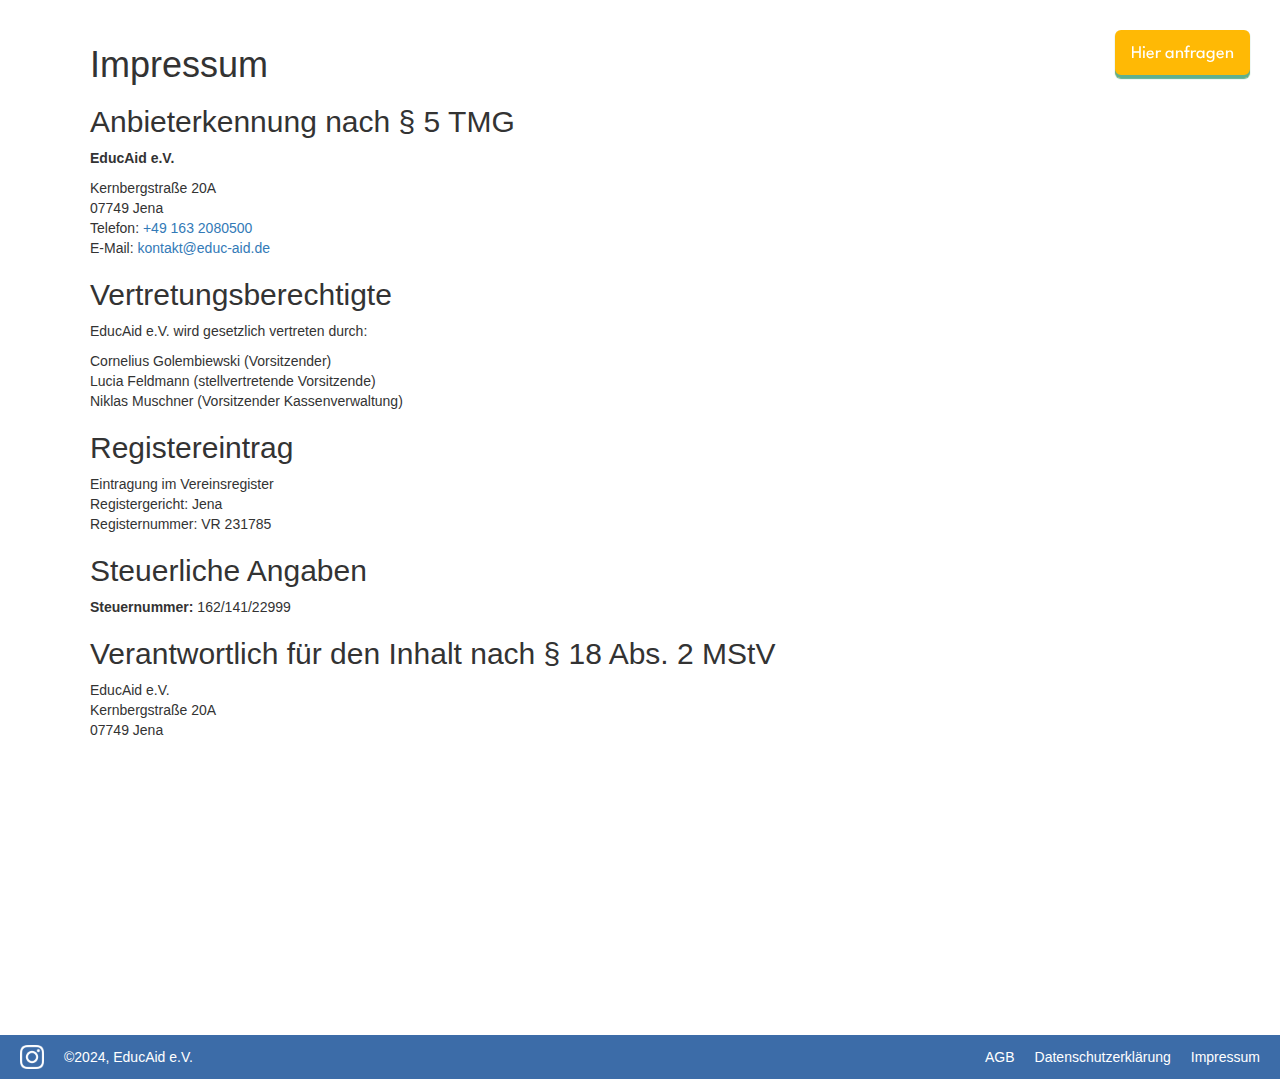
<file: impressum.html>
<!DOCTYPE html>
<html lang="en">
    <head>
            <meta charset="UTF-8">
            <meta name="viewport" content="width=device-width, initial-scale=1.0">
            <meta http-equiv="Content-Type" content="text/html; charset=UTF-8">
            <title>Impressum</title>
            <link type="text/css" rel="stylesheet" href="res/styles.css">
            <meta name="description" content="EduTours offers tailored trips and certification for education leave in Germany." property="description">
            <meta name="keywords" content="edutours, education leave, certification, germany, deutschland, landing page, signup, product page, startup, github" property="keywords">
            <meta name="viewport" content="width=device-width, initial-scale=1" property="viewport">
            <meta name="og:title" content="EduTours" property="og:title">
            <meta name="og:description" content="EduTours offers tailored trips and certification for education leave in Germany." property="og:description">
            <meta name="og:image" content="" property="og:image">
            <link rel="icon" href="favicon.ico">
            <link type="text/css" rel="stylesheet" href="./res/bootstrap.min.css">
            <link type="text/css" rel="stylesheet" href="./res/styles.css">
            <link rel="stylesheet" href="https://cdnjs.cloudflare.com/ajax/libs/font-awesome/4.7.0/css/font-awesome.min.css">
            <link href='https://fonts.googleapis.com/css?family=League Spartan' rel='stylesheet'>
            <link href='https://fonts.googleapis.com/css?family=Sanchez' rel='stylesheet'>
            <link href='https://fonts.googleapis.com/css?family=Lobster' rel='stylesheet' type='text/css'>
            <link href='https://fonts.googleapis.com/css?family=Freeman' rel='stylesheet' type='text/css'>
    </head>

    <body>
        <div class="button-container">
            <a href="index.html#targetSection" id="toggleButton" class="button-29" role="button">Hier anfragen</a>
        </div>
        <div style="margin-left: 10vh; margin-right: 10vh; margin-top: 5vh; margin-bottom: 10vh; min-height: 100vh;">
            <div>
                <header>
                    <h1>Impressum</h1>
                </header>
                <div>
                    <h2>Anbieterkennung nach § 5 TMG</h2>
                    <p><strong>EducAid e.V.</strong></p>
                    <p>
                        Kernbergstraße 20A<br>
                        07749 Jena<br>
                        Telefon: <a href="tel:+491632080500">+49 163 2080500</a><br>
                        E-Mail: <a href="mailto:kontakt@educ-aid.de">kontakt@educ-aid.de</a>
                    </p>
                </div>

                <div>
                    <h2>Vertretungsberechtigte</h2>
                    <p>EducAid e.V. wird gesetzlich vertreten durch:</p>
                    <p>
                        Cornelius Golembiewski (Vorsitzender)<br>
                        Lucia Feldmann (stellvertretende Vorsitzende)<br>
                        Niklas Muschner (Vorsitzender Kassenverwaltung)
                    </p>
                </div>

                <div>
                    <h2>Registereintrag</h2>
                    <p>
                        Eintragung im Vereinsregister<br>
                        Registergericht: Jena<br>
                        Registernummer: VR 231785
                    </p>
                </div>

                <div>
                    <h2>Steuerliche Angaben</h2>
                    <p><strong>Steuernummer:</strong> 162/141/22999</p>
                </div>

                <div>
                    <h2>Verantwortlich für den Inhalt nach § 18 Abs. 2 MStV</h2>
                    <p>
                        EducAid e.V.<br>
                        Kernbergstraße 20A<br>
                        07749 Jena
                    </p>
                </div>
            </div>
        </div>

        <footer class="footer">
            <div class="footer-content">
                <div class="left-content">
                  <a href="https://www.instagram.com/edutours_de/" target="_blank">
                    <img src="res/instagram-white-icon.webp" alt="Instagram" class="instagram-logo">
                </a>
                    <span>©2024, EducAid e.V.</span>
                </div>
                <div class="footer-links">
                    <a href="agb.html">AGB</a>
                    <a href="datenschutz.html">Datenschutzerklärung</a>
                    <a href="impressum.html">Impressum</a>
                </div>
            </div>
        </footer>
    </body>

</html>
</file>
<file: res/styles.css>
img {
  max-width: 100%;
  height: auto;
  display: block;
}

@media (max-width: 600px) {
body {
  padding: 5px;
}
header img {
  max-width: 80%; 
  margin-top: 3vh;
  margin-bottom: 3px; 
}
}

@media (max-width: 1404px) {
  .content {
    flex-direction: column;
    justify-content: center;
    align-items: center;
  }
}

@media (max-width: 768px) {
  .text-intro-section, .image-intro-section {
    max-width: 100%;
    margin: 0 auto;
  }
}

@media (max-width: 1404px) {
  .text-intro-section {
    max-width: 700px;
  }
}
@media (max-width: 1404px) {
  .image-intro-section {
    margin-top: 10vh;
    max-width: 700px;
  }
}

@media (min-width: 1405px) {
  .text-intro-section {
    margin-right: 50px;
  }
}

@media (min-width: 1405px) {
  .image-intro-section {
    margin-right: 50px;
  }
}

.image-about-section {
  max-width: 500px;
  margin: auto;
  margin-top: 5vh;
}

@media (max-width: 768px) {
  .image-about-section {
    max-width: 80%;
    margin: auto;
  }
}


@media (max-width: 768px) {
  .text-about-section {
    width: 90%;
    margin-left: auto;
  }
}


@media (max-width: 1404px) {
  .form-contact {
    max-width: 500px;
  }
}

@media (min-width: 1405px) {
.form-contact {
  margin-right: 50px;
  max-width: 500px;
}
}

@media (max-width: 1404px) {
  .image-contact {
    margin-top: 10vh;
    max-width: 700px;
  }
}

@media (max-width: 1404px) {
  .contact-section {
    flex-direction: column;
  }
}

@media (max-width: 1404px) {
  .text-stacked-below-image {
    margin-top: 4vh;
  }
}


.button-container {
  position: fixed;
  top: 30px;
  right: 30px;
}

.button {
  padding: 10px 20px;
  font-size: 16px;
  text-decoration: none;
  color: white;
  background-color: blue;
  border: none;
  border-radius: 5px;
}

/* Media query to hide the button if screen width is 600px or less */
@media (max-width: 600px) {
  .button-container {
      display: none;
  }
}

/* Smooth scrolling */
html {
  scroll-behavior: smooth;
}

.button-29 {
  align-items: center;
  appearance: none;
  background-image: radial-gradient(100% 100% at 100% 0, #FFB905 0, #FFB905 100%);
  border: 0;
  border-radius: 6px;
  box-shadow: #5EB090 0 1px 1px,#5EB090 0 1px 1px -3px,#5EB090 0 -3px 0 inset;
  box-sizing: border-box;
  color: #fff;
  cursor: pointer;
  display: inline-flex;
  font-family: "JetBrains Mono",monospace;
  font-family: 'League Spartan'; 
  height: 48px;
  justify-content: center;
  line-height: 1;
  list-style: none;
  overflow: hidden;
  padding-left: 16px;
  padding-right: 16px;
  position: relative;
  text-align: left;
  text-decoration: none;
  transition: box-shadow .15s,transform .15s;
  user-select: none;
  -webkit-user-select: none;
  touch-action: manipulation;
  white-space: nowrap;
  will-change: box-shadow,transform;
  font-size: 18px;
  }

  .button-29:focus {
    box-shadow: #5EB090 0 0 0 1.5px inset, #5EB090 0 2px 4px, #5EB090 0 7px 13px -3px, #5EB090 0 -3px 0 inset;
}

.button-29:hover {
  box-shadow: rgba(45, 35, 66, .4) 0 4px 8px, rgba(45, 35, 66, .3) 0 7px 13px -3px, #5EB090 0 -3px 0 inset;
  transform: translateY(-2px);
}

.button-29:active {
  box-shadow: #5EB090 0 3px 7px inset;
  transform: translateY(2px);
}

.footer {
  background-color: #3C6CA8;
  color: white;
  text-align: center;
  padding: 10px 20px;
  position: relative;
  bottom: 0;
  width: 100%;
}

.footer-content {
  display: flex;
  justify-content: space-between;
  align-items: center;
  flex-wrap: wrap; /* Allow wrapping to the next line */
}

.footer-links {
  display: flex;
  gap: 20px;
}

.footer-links a {
  color: white;
  text-decoration: none;
}

.footer-links a:hover {
  text-decoration: underline;
}

.left-content {
  display: flex;
  align-items: center;
}

.left-content span {
  margin-left: 20px;
}

.instagram-logo {
  width: 24px; /* Adjust the size of the logo */
  height: 24px; /* Adjust the size of the logo */
}

@media (max-width: 600px) {
  .footer-content {
      flex-direction: column;
      align-items: center;
  }
  
  .footer-links {
      flex-direction: column;
      gap: 10px;
      margin-top: 10px;
  }

  .left-content {
      flex-direction: column;
      align-items: center;
  }

  .left-content span {
      margin-left: 0;
      margin-top: 10px;
  }
}


.header-text {
font-family: 'Freeman';
font-size: 30px; 
color:#3C6CA8;
}

.sub-header-text {
font-family: 'Sanchez';
font-size: 20px;
color: #5EB090;
}

.paragraph-text {
color: #534F4F;
font-family: 'Sanchez';
font-size: 17px;
}

.custom-input {
  width: 100%;
  padding: 10px;
  margin: 8px 0;
  border: 2px solid #5EB090;
  border-radius: 8px;
}

.custom-button {
  padding: 10px 20px;
  display: block;
  width: 100%;
  background-color: #5EB090;
  border: none;
  border-radius: 8px;
  color: white;
  cursor: pointer;
}

.custom-button:hover {
  background-color: #4a9073;
}



.tick-section {
  max-width: 800px;
  margin: 0 auto;
  padding: 20px;
  text-align: center;
}

.tick-container {
  margin-top: 3vh;
  display: flex;
  flex-wrap: wrap;
  justify-content: center; /* Ensure even spacing between items */
  gap: 20px; /* Gap between items */
}

.tick-item {
  display: flex;
  align-items: center;
  gap: 10px;
  box-sizing: border-box;
}

.tick-item img {
  width: 24px;
  height: 24px;
}

.tick-item p {
  margin: 0;
  font-family: 'Sanchez';
  color: #46593d;
  text-align: left; 
}

/* Media query to stack items on smaller screens */
@media (max-width: 768px) {
.tick-container {
  justify-content: center; /* Center items when stacked */
}

.tick-item {
  flex: 1 1 calc(50% - 10px); /* Two items per row with spacing */
  margin-bottom: 10px; /* Ensure spacing between rows */
}
}

@media (max-width: 480px) {
.tick-item {
  flex: 1 1 100%; /* Stack items vertically on very small screens */
}
}
</file>
